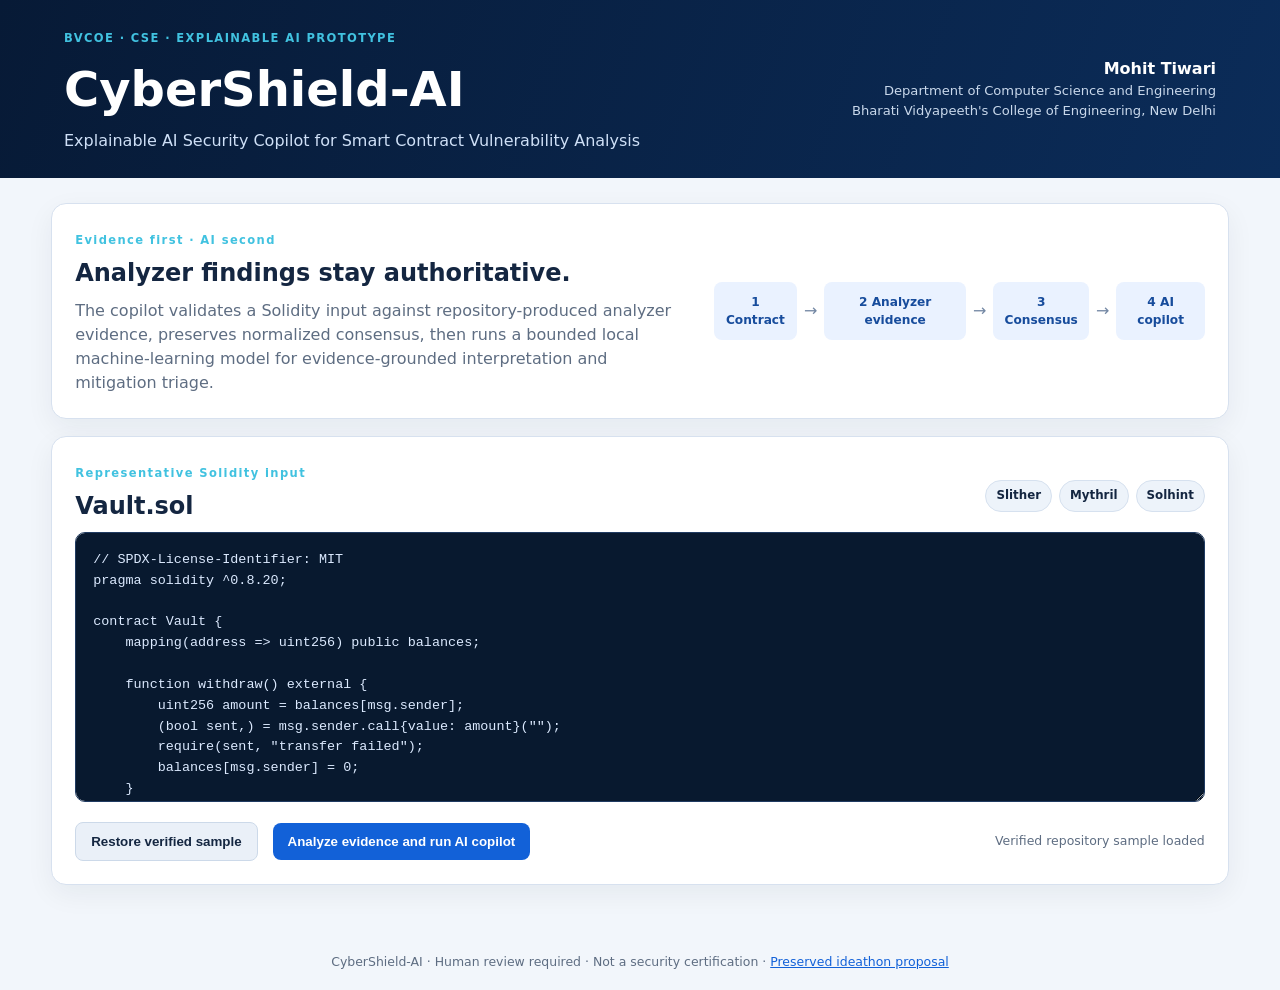
<file: index.html>
<!doctype html>
<html lang="en"><head><meta charset="utf-8"><meta name="viewport" content="width=device-width,initial-scale=1"><meta name="description" content="CyberShield-AI: evidence-grounded explainable AI security copilot for Solidity vulnerability analysis."><title>CyberShield-AI | Explainable Security Copilot</title><link rel="stylesheet" href="copilot.css"></head>
<body><header class="site-header"><div class="brand-block"><span class="kicker">BVCOE · CSE · EXPLAINABLE AI PROTOTYPE</span><h1>CyberShield-AI</h1><p>Explainable AI Security Copilot for Smart Contract Vulnerability Analysis</p></div><div class="owner"><strong>Mohit Tiwari</strong><span>Department of Computer Science and Engineering</span><span>Bharati Vidyapeeth's College of Engineering, New Delhi</span></div></header>
<main><section class="intro card"><div><span class="kicker">Evidence first · AI second</span><h2>Analyzer findings stay authoritative.</h2><p>The copilot validates a Solidity input against repository-produced analyzer evidence, preserves normalized consensus, then runs a bounded local machine-learning model for evidence-grounded interpretation and mitigation triage.</p></div><div class="flow"><span>1 Contract</span><i>→</i><span>2 Analyzer evidence</span><i>→</i><span>3 Consensus</span><i>→</i><span>4 AI copilot</span></div></section>
<section class="input-card card"><div class="section-head"><div><span class="kicker">Representative Solidity input</span><h2>Vault.sol</h2></div><div class="badges"><span>Slither</span><span>Mythril</span><span>Solhint</span></div></div><textarea id="source" spellcheck="false" aria-label="Solidity contract source"></textarea><div class="controls"><button id="load-sample" type="button" class="secondary">Restore verified sample</button><button id="analyze" type="button" class="primary">Analyze evidence and run AI copilot</button><span id="mode">Waiting for analysis</span></div></section>
<section id="results" hidden><section class="evidence-zone card" aria-labelledby="evidence-title"><div class="zone-title"><div><span class="label deterministic">DETERMINISTIC ANALYZER EVIDENCE</span><h2 id="evidence-title">Normalized findings and correlation</h2></div><span id="evidence-status" class="verified">HASH VERIFIED</span></div><div id="analyzer-summary" class="analyzer-summary"></div><div id="consensus" class="consensus-grid"></div><div class="authority-note"><strong>Authority rule:</strong> this section is immutable input to the copilot. AI inference cannot add, remove, change severity, or rewrite analyzer findings.</div></section>
<section class="ai-zone card" aria-labelledby="ai-title"><div class="zone-title"><div><span class="label ai">AI-GENERATED INTERPRETATION / GUIDANCE</span><h2 id="ai-title">Evidence-grounded security copilot</h2></div><span class="model-badge">Local ML · priority-model v1.0</span></div><div class="ai-grid"><article class="priority"><span>MODEL ACTION CLASS</span><strong id="priority"></strong><div id="probability"></div><p id="interpretation"></p></article><article><h3>Evidence that caused this recommendation</h3><div id="causes" class="causes"></div></article><article><h3>Mitigation guidance</h3><ol id="guidance"></ol></article><article><h3>Copilot scope</h3><p id="scope"></p></article></div></section>
<section class="audit-row card"><div><span>Evidence bundle</span><strong id="bundle-id"></strong></div><div><span>Model input digest</span><strong id="input-digest"></strong></div><div><span>Separation check</span><strong>Analyzer object unchanged ✓</strong></div><button id="download" type="button" class="secondary">Download audit JSON</button></section></section></main>
<footer>CyberShield-AI · Human review required · Not a security certification · <a href="ideathon-proposal.html">Preserved ideathon proposal</a></footer><script src="copilot-core.js"></script><script src="copilot-app.js"></script></body></html>
</file>
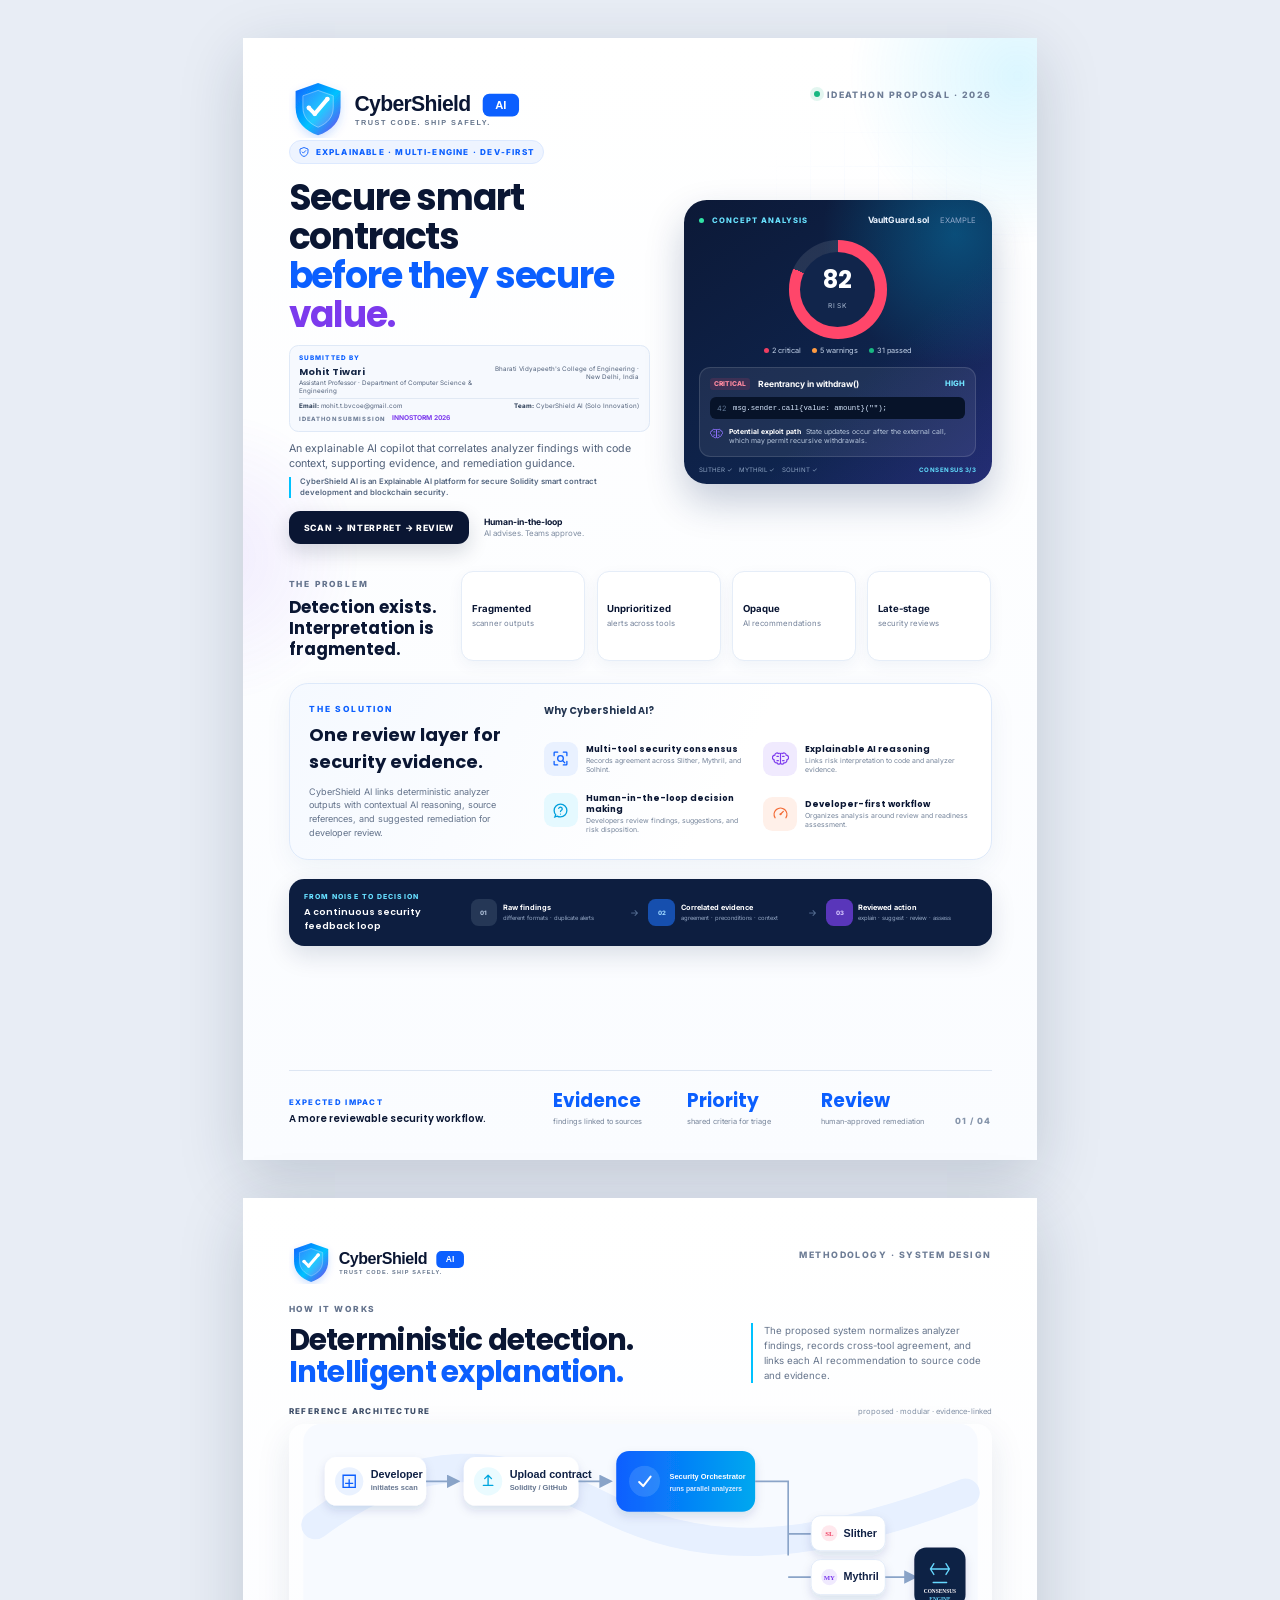
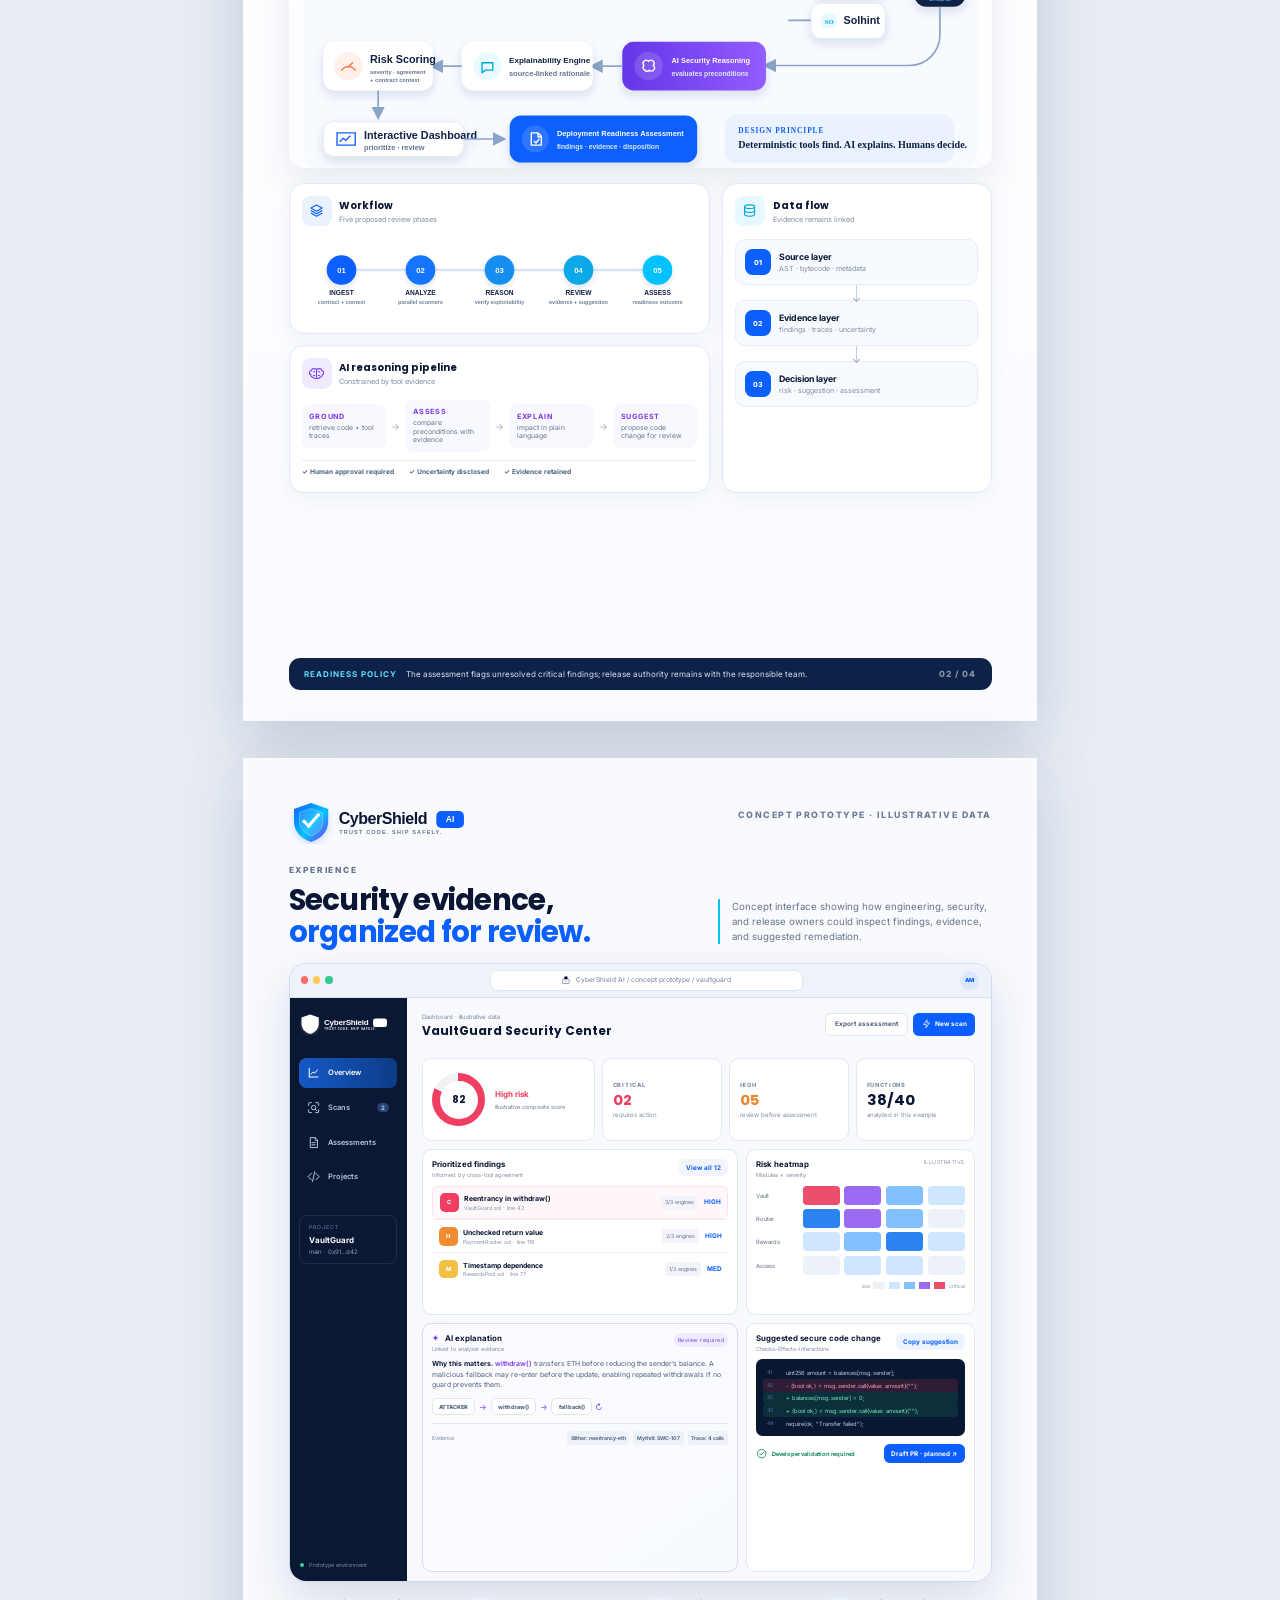
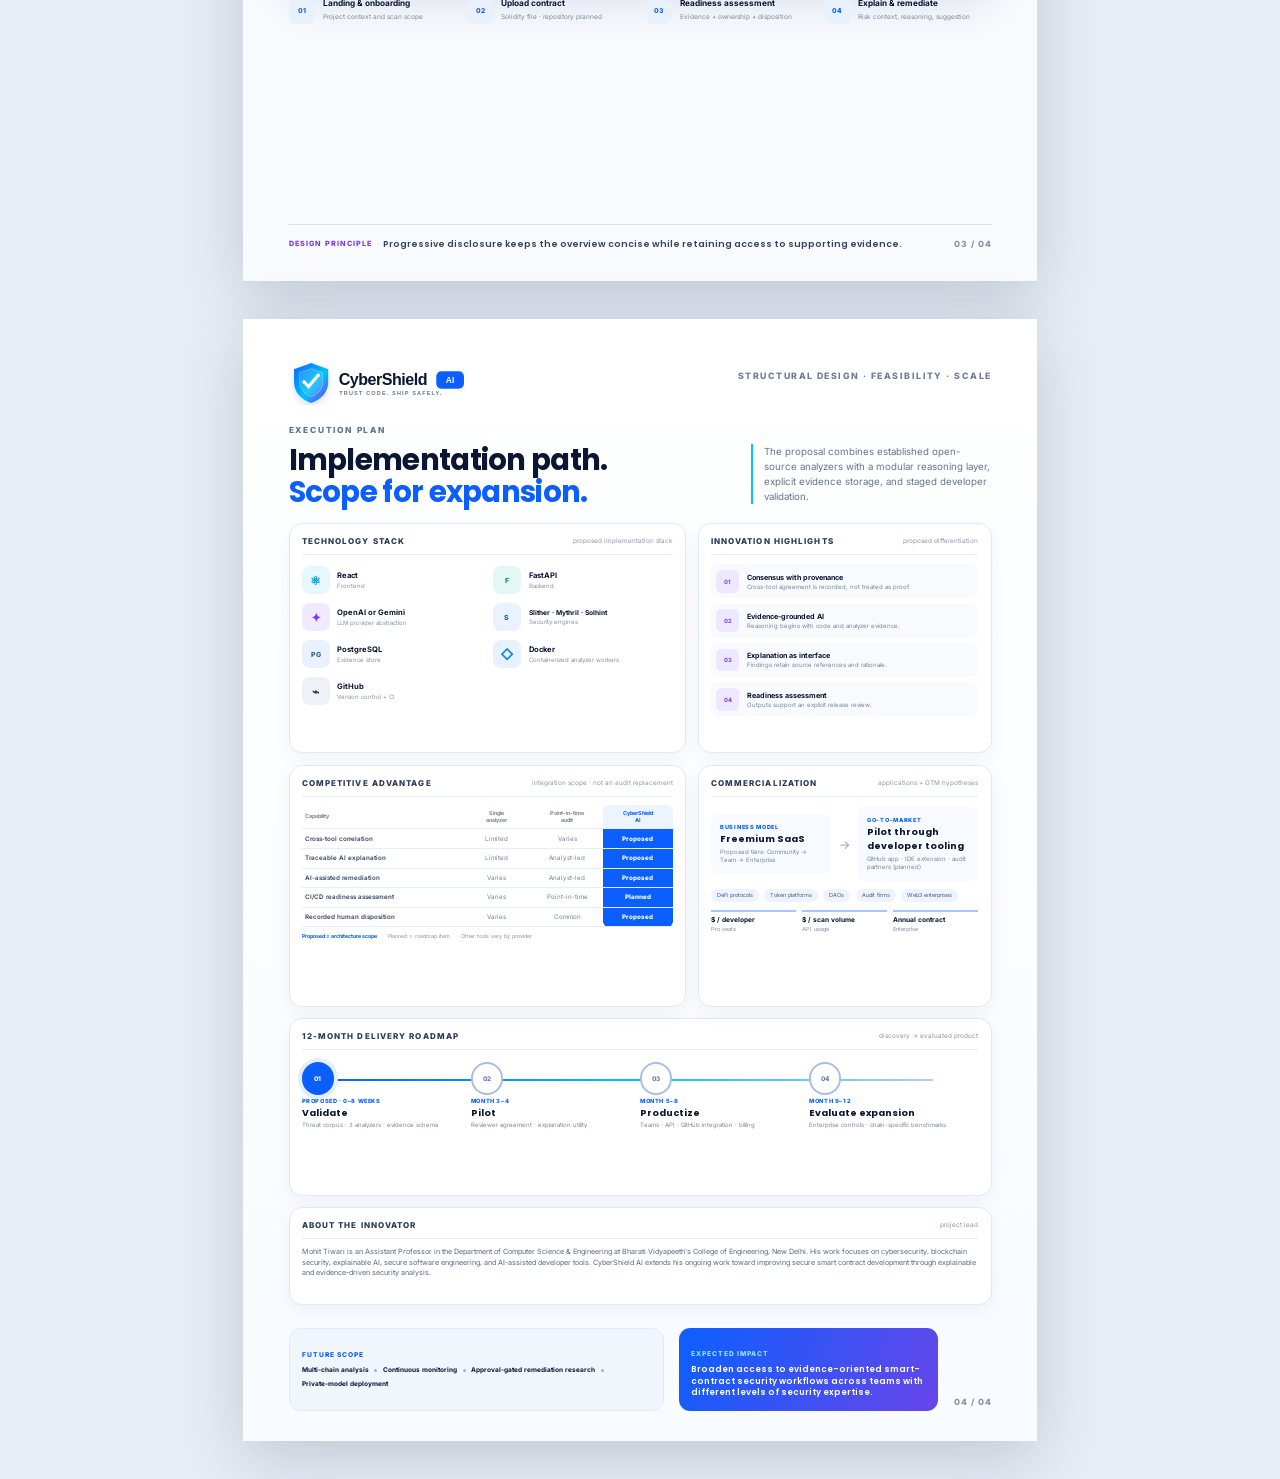
<file: ideathon-proposal.html>
<!doctype html>
<html lang="en">
<head>
  <meta charset="utf-8">
  <meta name="viewport" content="width=device-width,initial-scale=1">
  <meta name="description" content="CyberShield AI — Explainable AI Copilot for Smart Contract Security. International ideathon proposal.">
  <title>CyberShield AI — Preserved Ideathon Proposal</title>
  <link rel="stylesheet" href="styles.css">
</head>
<body>
  <main class="proposal" aria-label="CyberShield AI four-page ideathon proposal">

    <!-- PAGE 1 — TITLE & IDEA -->
    <section class="page page-one" aria-labelledby="p1-title">
      <div class="orb orb-one"></div><div class="orb orb-two"></div><div class="grid-glow"></div>
      <header class="page-header">
        <img class="brand" src="assets/logo.svg" alt="CyberShield AI">
        <div class="header-meta"><span class="live-dot"></span> IDEATHON PROPOSAL · 2026</div>
      </header>

      <div class="hero-grid">
        <div class="hero-copy">
          <div class="eyebrow"><svg><use href="assets/icons/icons.svg#shield"></use></svg> EXPLAINABLE · MULTI-ENGINE · DEV-FIRST</div>
          <h1 id="p1-title">Secure smart contracts<br><span>before they secure</span><span>value.</span></h1>
          <div class="submission-meta" aria-label="Submission details">
            <div class="submission-label">SUBMITTED BY</div>
            <div class="submission-name"><strong>Mohit Tiwari</strong><span>Assistant Professor · Department of Computer Science &amp; Engineering</span></div>
            <div class="submission-affiliation">Bharati Vidyapeeth's College of Engineering · New Delhi, India</div>
            <div class="submission-contact"><span><b>Email:</b> mohit.t.bvcoe@gmail.com</span><span><b>Team:</b> CyberShield AI (Solo Innovation)</span></div>
            <div class="submission-event"><span>IDEATHON SUBMISSION</span><b>INNOSTORM 2026</b></div>
          </div>
          <p class="hero-sub">An explainable AI copilot that correlates analyzer findings with code context, supporting evidence, and remediation guidance.</p>
          <p class="platform-statement">CyberShield AI is an Explainable AI platform for secure Solidity smart contract development and blockchain security.</p>
          <div class="hero-actions">
            <div class="primary-pill">SCAN → INTERPRET → REVIEW</div>
            <div class="trust-note"><strong>Human-in-the-loop</strong><span>AI advises. Teams approve.</span></div>
          </div>
        </div>

        <div class="hero-visual" aria-label="CyberShield concept security analysis preview">
          <div class="visual-top"><span><i></i> CONCEPT ANALYSIS</span><b>VaultGuard.sol</b><em>EXAMPLE</em></div>
          <div class="score-ring"><div><strong>82</strong><span>RISK</span></div></div>
          <div class="signal-row"><span><i class="critical"></i>2 critical</span><span><i class="warning"></i>5 warnings</span><span><i class="passed"></i>31 passed</span></div>
          <div class="finding-card">
            <div class="finding-line"><span>CRITICAL</span><b>Reentrancy in withdraw()</b><em>HIGH</em></div>
            <div class="code-mini"><i>42</i><code>msg.sender.call{value: amount}("");</code></div>
            <div class="reason-mini"><svg><use href="assets/icons/icons.svg#brain"></use></svg><p><b>Potential exploit path</b> State updates occur after the external call, which may permit recursive withdrawals.</p></div>
          </div>
          <div class="visual-footer"><span>SLITHER ✓</span><span>MYTHRIL ✓</span><span>SOLHINT ✓</span><b>CONSENSUS 3/3</b></div>
        </div>
      </div>

      <div class="problem-strip">
        <div class="problem-lead"><span class="section-kicker">THE PROBLEM</span><h2>Detection exists.<br>Interpretation is fragmented.</h2></div>
        <div class="pain-stat"><strong>Fragmented</strong><span>scanner outputs</span></div>
        <div class="pain-stat"><strong>Unprioritized</strong><span>alerts across tools</span></div>
        <div class="pain-stat"><strong>Opaque</strong><span>AI recommendations</span></div>
        <div class="pain-stat"><strong>Late-stage</strong><span>security reviews</span></div>
      </div>

      <div class="solution-block">
        <div class="solution-intro">
          <div class="section-kicker blue">THE SOLUTION</div>
          <h2>One review layer for security evidence.</h2>
          <p>CyberShield AI links deterministic analyzer outputs with contextual AI reasoning, source references, and suggested remediation for developer review.</p>
        </div>
        <div class="features-grid">
          <div class="why-heading">Why CyberShield AI?</div>
          <article><span class="feature-icon"><svg><use href="assets/icons/icons.svg#scan"></use></svg></span><h3>Multi-tool security consensus</h3><p>Records agreement across Slither, Mythril, and Solhint.</p></article>
          <article><span class="feature-icon violet"><svg><use href="assets/icons/icons.svg#brain"></use></svg></span><h3>Explainable AI reasoning</h3><p>Links risk interpretation to code and analyzer evidence.</p></article>
          <article><span class="feature-icon cyan"><svg><use href="assets/icons/icons.svg#explain"></use></svg></span><h3>Human-in-the-loop decision making</h3><p>Developers review findings, suggestions, and risk disposition.</p></article>
          <article><span class="feature-icon orange"><svg><use href="assets/icons/icons.svg#gauge"></use></svg></span><h3>Developer-first workflow</h3><p>Organizes analysis around review and readiness assessment.</p></article>
        </div>
      </div>

      <div class="decision-bridge" aria-label="CyberShield transformation from analyzer findings to deployment readiness assessment">
        <div class="bridge-label"><span>FROM NOISE TO DECISION</span><b>A continuous security feedback loop</b></div>
        <div class="bridge-step muted"><i>01</i><p><b>Raw findings</b><span>different formats · duplicate alerts</span></p></div><em>→</em>
        <div class="bridge-step blue"><i>02</i><p><b>Correlated evidence</b><span>agreement · preconditions · context</span></p></div><em>→</em>
        <div class="bridge-step violet"><i>03</i><p><b>Reviewed action</b><span>explain · suggest · review · assess</span></p></div>
      </div>

      <footer class="impact-footer">
        <div class="impact-label"><span>EXPECTED IMPACT</span><b>A more reviewable security workflow.</b></div>
        <div class="metric"><strong>Evidence</strong><span>findings linked to sources</span></div>
        <div class="metric"><strong>Priority</strong><span>shared criteria for triage</span></div>
        <div class="metric"><strong>Review</strong><span>human-approved remediation</span></div>
        <div class="page-no">01 / 04</div>
      </footer>
    </section>

    <!-- PAGE 2 — METHODOLOGY -->
    <section class="page page-two" aria-labelledby="p2-title">
      <header class="page-header compact">
        <img class="brand small" src="assets/logo.svg" alt="CyberShield AI">
        <div class="page-label">METHODOLOGY · SYSTEM DESIGN</div>
      </header>
      <div class="title-row">
        <div><span class="section-kicker">HOW IT WORKS</span><h2 id="p2-title">Deterministic detection.<br><span>Intelligent explanation.</span></h2></div>
        <p>The proposed system normalizes analyzer findings, records cross-tool agreement, and links each AI recommendation to source code and evidence.</p>
      </div>

      <div class="architecture-wrap">
        <div class="diagram-caption"><span>REFERENCE ARCHITECTURE</span><em>proposed · modular · evidence-linked</em></div>
        <img src="assets/architecture.svg" alt="CyberShield AI reference architecture">
      </div>

      <div class="methodology-grid">
        <article class="method-card workflow-card">
          <div class="card-heading"><span class="iconbox"><svg><use href="assets/icons/icons.svg#layers"></use></svg></span><div><b>Workflow</b><small>Five proposed review phases</small></div></div>
          <img src="assets/workflow.svg" alt="Five-stage workflow from contract ingestion to readiness assessment">
        </article>
        <article class="method-card data-card">
          <div class="card-heading"><span class="iconbox cyan"><svg><use href="assets/icons/icons.svg#database"></use></svg></span><div><b>Data flow</b><small>Evidence remains linked</small></div></div>
          <div class="flow-stack">
            <div><span>01</span><p><b>Source layer</b><small>AST · bytecode · metadata</small></p></div>
            <i></i>
            <div><span>02</span><p><b>Evidence layer</b><small>findings · traces · uncertainty</small></p></div>
            <i></i>
            <div><span>03</span><p><b>Decision layer</b><small>risk · suggestion · assessment</small></p></div>
          </div>
        </article>
        <article class="method-card ai-card">
          <div class="card-heading"><span class="iconbox violet"><svg><use href="assets/icons/icons.svg#brain"></use></svg></span><div><b>AI reasoning pipeline</b><small>Constrained by tool evidence</small></div></div>
          <div class="reason-chain">
            <div><b>GROUND</b><span>retrieve code + tool traces</span></div><i>→</i>
            <div><b>ASSESS</b><span>compare preconditions with evidence</span></div><i>→</i>
            <div><b>EXPLAIN</b><span>impact in plain language</span></div><i>→</i>
            <div><b>SUGGEST</b><span>propose code change for review</span></div>
          </div>
          <div class="guardrail-row"><span>✓ Human approval required</span><span>✓ Uncertainty disclosed</span><span>✓ Evidence retained</span></div>
        </article>
      </div>

      <div class="method-footer"><div><b>READINESS POLICY</b> The assessment flags unresolved critical findings; release authority remains with the responsible team.</div><span class="page-no">02 / 04</span></div>
    </section>

    <!-- PAGE 3 — PROTOTYPE -->
    <section class="page page-three" aria-labelledby="p3-title">
      <header class="page-header compact">
        <img class="brand small" src="assets/logo.svg" alt="CyberShield AI">
        <div class="page-label">CONCEPT PROTOTYPE · ILLUSTRATIVE DATA</div>
      </header>
      <div class="title-row prototype-title">
        <div><span class="section-kicker">EXPERIENCE</span><h2 id="p3-title">Security evidence,<br><span>organized for review.</span></h2></div>
        <p>Concept interface showing how engineering, security, and release owners could inspect findings, evidence, and suggested remediation.</p>
      </div>

      <div class="product-stage">
        <div class="browser-chrome"><div class="traffic"><i></i><i></i><i></i></div><div class="urlbar"><svg><use href="assets/icons/icons.svg#lock"></use></svg> CyberShield AI / concept prototype / vaultguard</div><div class="avatar">AM</div></div>
        <div class="product-shell">
          <aside class="sidebar">
            <img src="assets/logo.svg" alt="CyberShield AI">
            <nav><a class="active"><svg><use href="assets/icons/icons.svg#chart"></use></svg>Overview</a><a><svg><use href="assets/icons/icons.svg#scan"></use></svg>Scans <b>2</b></a><a><svg><use href="assets/icons/icons.svg#report"></use></svg>Assessments</a><a><svg><use href="assets/icons/icons.svg#code"></use></svg>Projects</a></nav>
            <div class="side-project"><span>PROJECT</span><b>VaultGuard</b><small>main · 0x91…d42</small></div>
            <div class="side-bottom"><span class="status-dot"></span> Prototype environment</div>
          </aside>
          <div class="app-main">
            <div class="app-top"><div><span>Dashboard · illustrative data</span><b>VaultGuard Security Center</b></div><div class="app-actions"><button class="ghost-btn">Export assessment</button><button class="scan-btn"><svg><use href="assets/icons/icons.svg#bolt"></use></svg> New scan</button></div></div>
            <div class="kpi-row">
              <div class="risk-kpi"><div class="mini-ring"><strong>82</strong></div><p><b>High risk</b><span>illustrative composite score</span></p></div>
              <div><span>CRITICAL</span><strong class="red">02</strong><small>requires action</small></div>
              <div><span>HIGH</span><strong class="amber">05</strong><small>review before assessment</small></div>
              <div><span>FUNCTIONS</span><strong>38/40</strong><small>analyzed in this example</small></div>
            </div>
            <div class="dashboard-grid">
              <section class="dash-card findings">
                <div class="dash-head"><div><b>Prioritized findings</b><span>Informed by cross-tool agreement</span></div><button>View all 12</button></div>
                <div class="finding-row selected"><span class="sev critical">C</span><div><b>Reentrancy in withdraw()</b><small>VaultGuard.sol · line 42</small></div><em>3/3 engines</em><strong>HIGH</strong></div>
                <div class="finding-row"><span class="sev high">H</span><div><b>Unchecked return value</b><small>PaymentRouter.sol · line 118</small></div><em>2/3 engines</em><strong>HIGH</strong></div>
                <div class="finding-row"><span class="sev medium">M</span><div><b>Timestamp dependence</b><small>RewardsPool.sol · line 77</small></div><em>1/3 engines</em><strong>MED</strong></div>
              </section>
              <section class="dash-card heatmap">
                <div class="dash-head"><div><b>Risk heatmap</b><span>Modules × severity</span></div><small>ILLUSTRATIVE</small></div>
                <div class="heat-labels"><span>Vault</span><i class="h5"></i><i class="h4"></i><i class="h2"></i><i class="h1"></i><span>Router</span><i class="h3"></i><i class="h4"></i><i class="h2"></i><i class="h0"></i><span>Rewards</span><i class="h1"></i><i class="h2"></i><i class="h3"></i><i class="h1"></i><span>Access</span><i class="h0"></i><i class="h1"></i><i class="h1"></i><i class="h0"></i></div>
                <div class="heat-legend"><span>low</span><i></i><i></i><i></i><i></i><i></i><span>critical</span></div>
              </section>
              <section class="dash-card ai-panel">
                <div class="dash-head"><div><b><span class="ai-spark">✦</span> AI explanation</b><span>Linked to analyzer evidence</span></div><small class="confidence">Review required</small></div>
                <p><strong>Why this matters.</strong> <code>withdraw()</code> transfers ETH before reducing the sender’s balance. A malicious fallback may re-enter before the update, enabling repeated withdrawals if no guard prevents them.</p>
                <div class="exploit-path"><span>ATTACKER</span><i>→</i><span>withdraw()</span><i>→</i><span>fallback()</span><i>↻</i></div>
                <div class="evidence"><span>Evidence</span><b>Slither: reentrancy-eth</b><b>Mythril: SWC-107</b><b>Trace: 4 calls</b></div>
              </section>
              <section class="dash-card code-panel">
                <div class="dash-head"><div><b>Suggested secure code change</b><span>Checks–Effects–Interactions</span></div><button class="copy">Copy suggestion</button></div>
                <div class="diff"><div><i>41</i><code>uint256 amount = balances[msg.sender];</code></div><div class="minus"><i>42</i><code>- (bool ok,) = msg.sender.call{value: amount}("");</code></div><div class="plus"><i>42</i><code>+ balances[msg.sender] = 0;</code></div><div class="plus"><i>43</i><code>+ (bool ok,) = msg.sender.call{value: amount}("");</code></div><div><i>44</i><code>require(ok, "Transfer failed");</code></div></div>
                <div class="recommend-footer"><span><svg><use href="assets/icons/icons.svg#check"></use></svg> Developer validation required</span><button>Draft PR · planned ↗</button></div>
              </section>
            </div>
          </div>
        </div>
      </div>

      <div class="prototype-captions">
        <div><span>01</span><b>Landing & onboarding</b><small>Project context and scan scope</small></div>
        <div><span>02</span><b>Upload contract</b><small>Solidity file · repository planned</small></div>
        <div><span>03</span><b>Readiness assessment</b><small>Evidence + ownership + disposition</small></div>
        <div><span>04</span><b>Explain & remediate</b><small>Risk context, reasoning, suggestion</small></div>
      </div>
      <div class="page-three-footer"><span>DESIGN PRINCIPLE</span><b>Progressive disclosure keeps the overview concise while retaining access to supporting evidence.</b><span class="page-no">03 / 04</span></div>
    </section>

    <!-- PAGE 4 — STRUCTURAL DESIGN & FEASIBILITY -->
    <section class="page page-four" aria-labelledby="p4-title">
      <header class="page-header compact">
        <img class="brand small" src="assets/logo.svg" alt="CyberShield AI">
        <div class="page-label">STRUCTURAL DESIGN · FEASIBILITY · SCALE</div>
      </header>
      <div class="title-row feasibility-title">
        <div><span class="section-kicker">EXECUTION PLAN</span><h2 id="p4-title">Implementation path.<br><span>Scope for expansion.</span></h2></div>
        <p>The proposal combines established open-source analyzers with a modular reasoning layer, explicit evidence storage, and staged developer validation.</p>
      </div>

      <div class="feasibility-grid">
        <section class="stack-card panel">
          <div class="panel-title"><span>TECHNOLOGY STACK</span><small>proposed implementation stack</small></div>
          <div class="stack-grid">
            <div><span class="tech-logo react">⚛</span><p><b>React</b><small>Frontend</small></p></div>
            <div><span class="tech-logo fast">F</span><p><b>FastAPI</b><small>Backend</small></p></div>
            <div><span class="tech-logo ai">✦</span><p><b>OpenAI or Gemini</b><small>LLM provider abstraction</small></p></div>
            <div><span class="tech-logo secure">S</span><p><b>Slither · Mythril · Solhint</b><small>Security engines</small></p></div>
            <div><span class="tech-logo db">PG</span><p><b>PostgreSQL</b><small>Evidence store</small></p></div>
            <div><span class="tech-logo docker">◇</span><p><b>Docker</b><small>Containerized analyzer workers</small></p></div>
            <div><span class="tech-logo git">⌁</span><p><b>GitHub</b><small>Version control + CI</small></p></div>
          </div>
        </section>

        <section class="innovation-card panel">
          <div class="panel-title"><span>INNOVATION HIGHLIGHTS</span><small>proposed differentiation</small></div>
          <div class="innovation-list">
            <div><b>01</b><p><strong>Consensus with provenance</strong><span>Cross-tool agreement is recorded, not treated as proof.</span></p></div>
            <div><b>02</b><p><strong>Evidence-grounded AI</strong><span>Reasoning begins with code and analyzer evidence.</span></p></div>
            <div><b>03</b><p><strong>Explanation as interface</strong><span>Findings retain source references and rationale.</span></p></div>
            <div><b>04</b><p><strong>Readiness assessment</strong><span>Outputs support an explicit release review.</span></p></div>
          </div>
        </section>

        <section class="comparison-card panel">
          <div class="panel-title"><span>COMPETITIVE ADVANTAGE</span><small>integration scope · not an audit replacement</small></div>
          <table>
            <thead><tr><th>Capability</th><th>Single<br>analyzer</th><th>Point-in-time<br>audit</th><th>CyberShield<br>AI</th></tr></thead>
            <tbody>
              <tr><td>Cross-tool correlation</td><td>Limited</td><td>Varies</td><td class="win">Proposed</td></tr>
              <tr><td>Traceable AI explanation</td><td>Limited</td><td>Analyst-led</td><td class="win">Proposed</td></tr>
              <tr><td>AI-assisted remediation</td><td>Varies</td><td>Analyst-led</td><td class="win">Proposed</td></tr>
              <tr><td>CI/CD readiness assessment</td><td>Varies</td><td>Point-in-time</td><td class="win">Planned</td></tr>
              <tr><td>Recorded human disposition</td><td>Varies</td><td>Common</td><td class="win">Proposed</td></tr>
            </tbody>
          </table>
          <div class="legend"><span>Proposed = architecture scope</span><span>Planned = roadmap item</span><span>Other tools vary by provider</span></div>
        </section>

        <section class="model-card panel">
          <div class="panel-title"><span>COMMERCIALIZATION</span><small>applications + GTM hypotheses</small></div>
          <div class="model-top"><div><span>BUSINESS MODEL</span><b>Freemium SaaS</b><small>Proposed tiers: Community → Team → Enterprise</small></div><div class="arr">→</div><div><span>GO-TO-MARKET</span><b>Pilot through developer tooling</b><small>GitHub app · IDE extension · audit partners (planned)</small></div></div>
          <div class="application-row"><span>DeFi protocols</span><span>Token platforms</span><span>DAOs</span><span>Audit firms</span><span>Web3 enterprises</span></div>
          <div class="revenue-row"><div><b>$ / developer</b><span>Pro seats</span></div><div><b>$ / scan volume</b><span>API usage</span></div><div><b>Annual contract</b><span>Enterprise</span></div></div>
        </section>
      </div>

      <section class="roadmap panel">
        <div class="panel-title"><span>12-MONTH DELIVERY ROADMAP</span><small>discovery → evaluated product</small></div>
        <div class="timeline">
          <div class="phase done"><i>01</i><p><span>PROPOSED · 0–8 WEEKS</span><b>Validate</b><small>Threat corpus · 3 analyzers · evidence schema</small></p></div>
          <div class="phase"><i>02</i><p><span>MONTH 3–4</span><b>Pilot</b><small>Reviewer agreement · explanation utility</small></p></div>
          <div class="phase"><i>03</i><p><span>MONTH 5–8</span><b>Productize</b><small>Teams · API · GitHub integration · billing</small></p></div>
          <div class="phase"><i>04</i><p><span>MONTH 9–12</span><b>Evaluate expansion</b><small>Enterprise controls · chain-specific benchmarks</small></p></div>
        </div>
      </section>

      <section class="innovator-card panel">
        <div class="panel-title"><span>ABOUT THE INNOVATOR</span><small>project lead</small></div>
        <p>Mohit Tiwari is an Assistant Professor in the Department of Computer Science &amp; Engineering at Bharati Vidyapeeth's College of Engineering, New Delhi. His work focuses on cybersecurity, blockchain security, explainable AI, secure software engineering, and AI-assisted developer tools. CyberShield AI extends his ongoing work toward improving secure smart contract development through explainable and evidence-driven security analysis.</p>
      </section>

      <div class="future-impact">
        <div class="future"><span>FUTURE SCOPE</span><p><b>Multi-chain analysis</b><i></i><b>Continuous monitoring</b><i></i><b>Approval-gated remediation research</b><i></i><b>Private-model deployment</b></p></div>
        <div class="north-star"><span>EXPECTED IMPACT</span><strong>Broaden access to evidence-oriented smart-contract security workflows across teams with different levels of security expertise.</strong></div>
        <span class="page-no">04 / 04</span>
      </div>
    </section>
  </main>
</body>
</html>
</file>
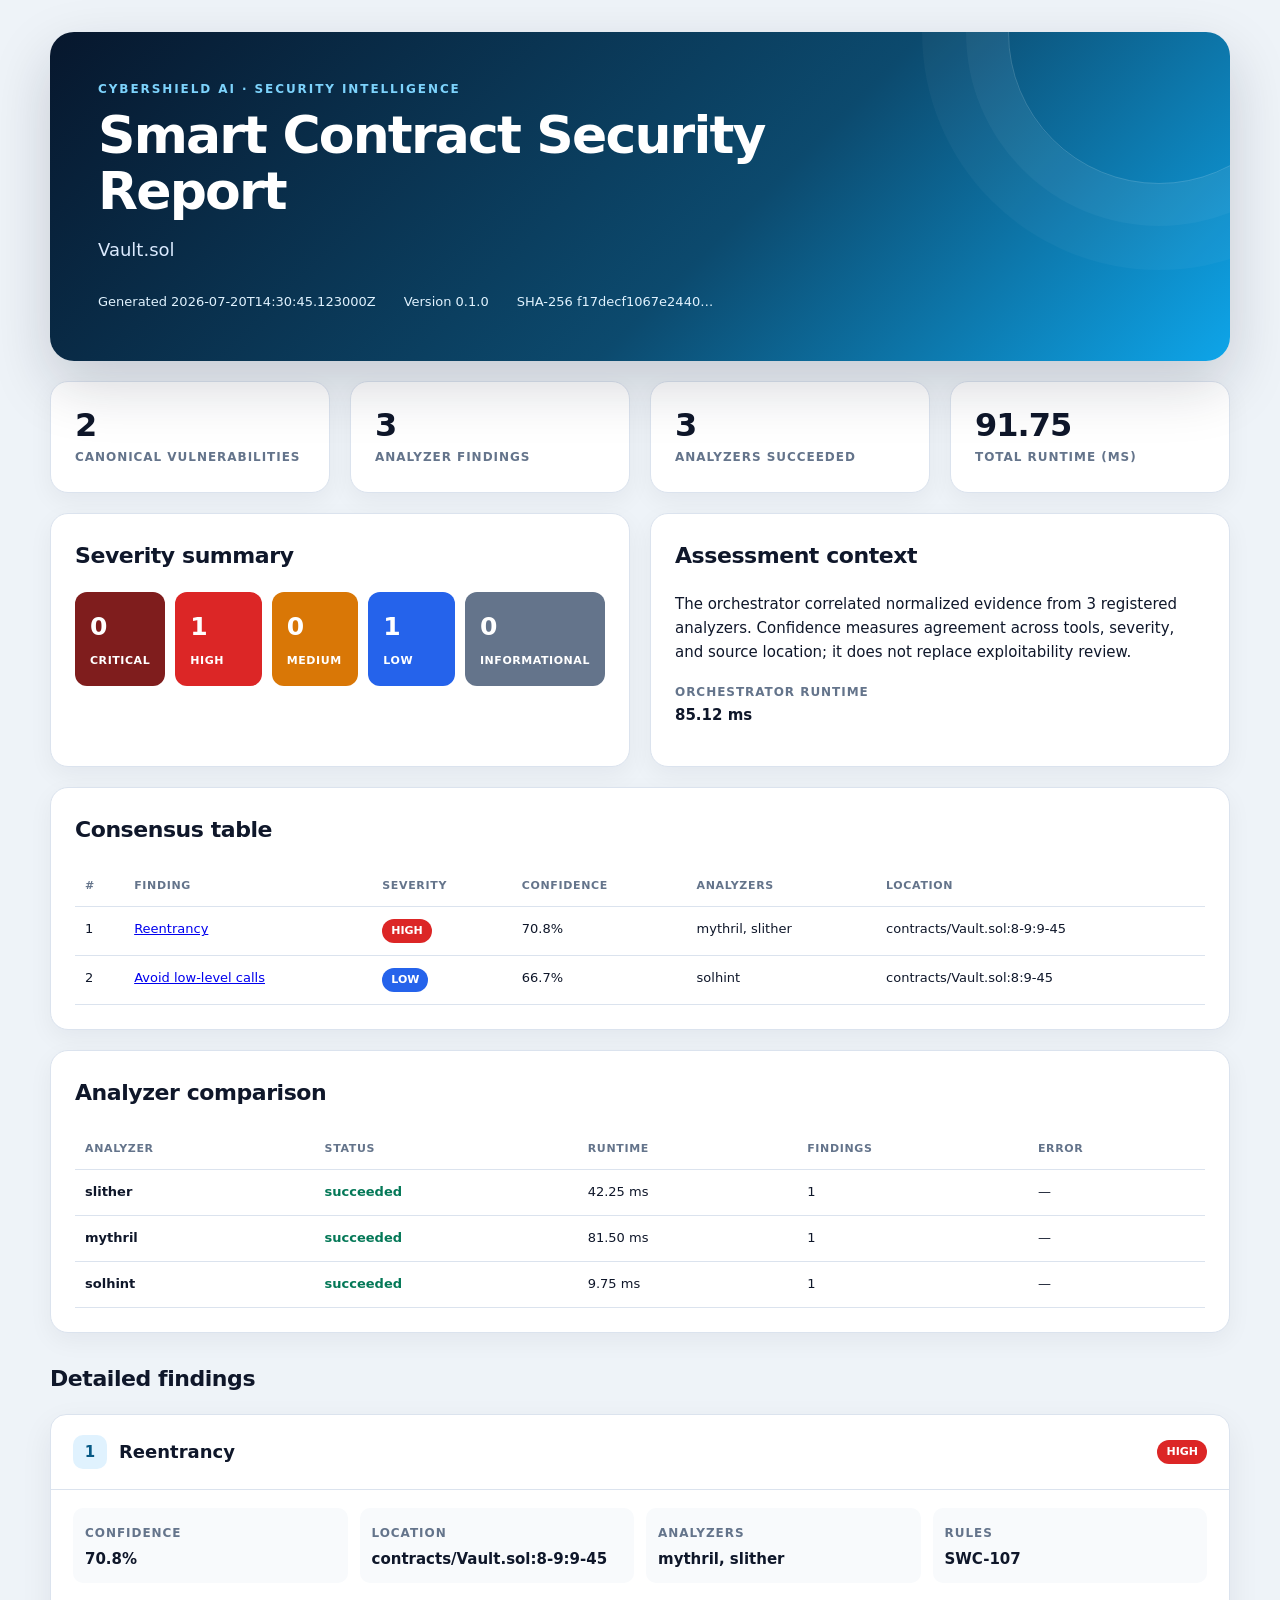
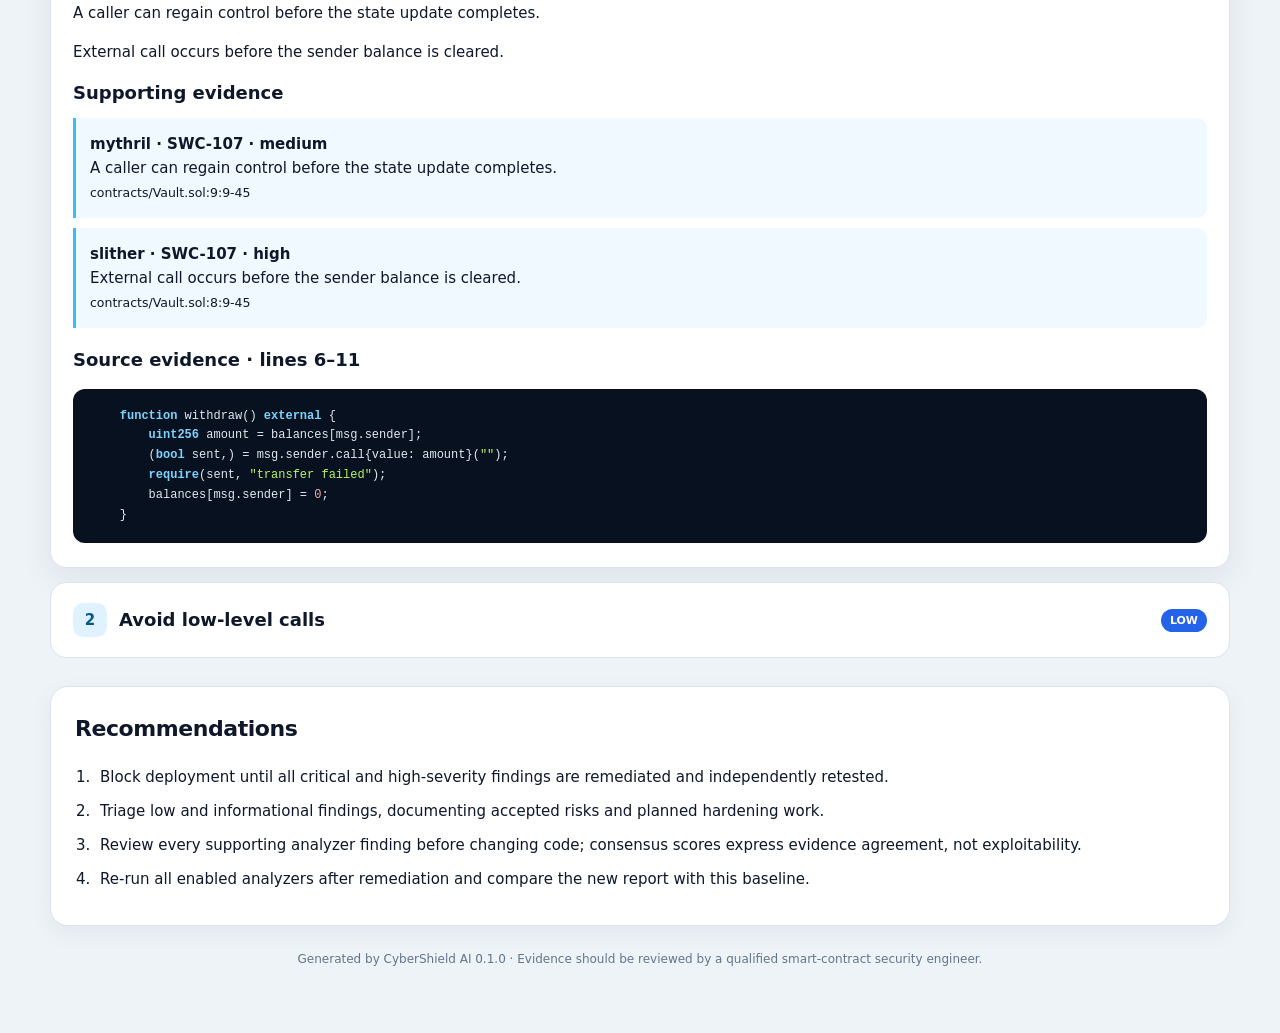
<file: examples/reports/sample-report.html>
<!doctype html>
<html lang="en">
<head>
  <meta charset="utf-8">
  <meta name="viewport" content="width=device-width, initial-scale=1">
  <meta name="color-scheme" content="light">
  <title>CyberShield AI Security Report — Vault.sol</title>
  <style>
    :root { --ink:#0f172a; --muted:#64748b; --line:#dbe3ee; --surface:#f8fafc; --brand:#0284c7; --brand-dark:#075985; }
    * { box-sizing:border-box; }
    body { margin:0; color:var(--ink); background:#eef3f8; font:15px/1.6 Inter,ui-sans-serif,system-ui,-apple-system,BlinkMacSystemFont,"Segoe UI",sans-serif; }
    .shell { width:min(1180px,calc(100% - 32px)); margin:32px auto 64px; }
    .hero { position:relative; overflow:hidden; padding:48px; border-radius:24px; color:white; background:linear-gradient(135deg,#07172d,#0c4a6e 58%,#0ea5e9); box-shadow:0 24px 60px rgba(15,23,42,.18); }
    .hero::after { content:""; position:absolute; width:300px; height:300px; right:-80px; top:-150px; border:1px solid rgba(255,255,255,.18); border-radius:50%; box-shadow:0 0 0 42px rgba(255,255,255,.04),0 0 0 86px rgba(255,255,255,.03); }
    .eyebrow { margin:0 0 8px; color:#7dd3fc; font-size:12px; font-weight:800; letter-spacing:.16em; text-transform:uppercase; }
    h1 { max-width:760px; margin:0; font-size:clamp(30px,5vw,52px); line-height:1.08; letter-spacing:-.035em; }
    .contract { margin:16px 0 28px; color:#dbeafe; font-size:18px; }
    .meta { display:flex; flex-wrap:wrap; gap:12px 28px; color:#e0f2fe; font-size:13px; }
    .grid { display:grid; grid-template-columns:repeat(12,1fr); gap:20px; margin-top:20px; }
    .card { padding:24px; border:1px solid var(--line); border-radius:18px; background:white; box-shadow:0 8px 24px rgba(15,23,42,.05); }
    .metric { grid-column:span 3; }
    .metric strong { display:block; font-size:32px; line-height:1.2; letter-spacing:-.03em; }
    .metric span,.label { color:var(--muted); font-size:12px; font-weight:750; letter-spacing:.08em; text-transform:uppercase; }
    .wide { grid-column:span 12; }
    .half { grid-column:span 6; }
    h2 { margin:0 0 18px; font-size:22px; letter-spacing:-.02em; }
    h3 { margin:0; font-size:18px; }
    table { width:100%; border-collapse:collapse; font-size:13px; }
    th,td { padding:12px 10px; border-bottom:1px solid var(--line); text-align:left; vertical-align:top; }
    th { color:var(--muted); font-size:11px; letter-spacing:.06em; text-transform:uppercase; }
    .severity-grid { display:grid; grid-template-columns:repeat(5,1fr); gap:10px; }
    .severity-box { padding:15px; border-radius:12px; color:white; }
    .severity-box strong { display:block; font-size:25px; }
    .severity-box span { font-size:11px; font-weight:800; letter-spacing:.05em; text-transform:uppercase; }
    .pill { display:inline-flex; align-items:center; padding:3px 9px; border-radius:999px; color:white; font-size:11px; font-weight:800; text-transform:uppercase; }
    .status { font-weight:750; }
    .status-succeeded { color:#047857; } .status-failed { color:#b91c1c; } .status-disabled { color:#64748b; }
    details.finding { margin:14px 0; border:1px solid var(--line); border-radius:16px; background:white; overflow:hidden; }
    details.finding[open] { box-shadow:0 12px 32px rgba(15,23,42,.07); }
    summary { display:grid; grid-template-columns:1fr auto; gap:16px; align-items:center; padding:20px 22px; cursor:pointer; list-style:none; }
    summary::-webkit-details-marker { display:none; }
    .finding-head { display:flex; align-items:center; gap:12px; }
    .finding-number { display:grid; width:34px; height:34px; place-items:center; border-radius:10px; color:var(--brand-dark); background:#e0f2fe; font-weight:850; }
    .finding-body { padding:0 22px 24px; border-top:1px solid var(--line); }
    .fact-grid { display:grid; grid-template-columns:repeat(4,1fr); gap:12px; margin:18px 0; }
    .fact { padding:12px; border-radius:10px; background:var(--surface); }
    .fact b { display:block; margin-top:3px; overflow-wrap:anywhere; }
    .evidence { margin-top:10px; padding:14px; border-left:3px solid #38bdf8; background:#f0f9ff; border-radius:0 10px 10px 0; }
    pre { overflow:auto; margin:14px 0 0; padding:18px; border-radius:12px; color:#e2e8f0; background:#07111f; font:12px/1.65 "SFMono-Regular",Consolas,monospace; tab-size:2; }
    .tok-keyword { color:#7dd3fc; font-weight:700; } .tok-string { color:#bef264; } .tok-number { color:#fda4af; } .tok-comment { color:#94a3b8; font-style:italic; }
    .recommendations { margin:0; padding-left:20px; } .recommendations li { margin:10px 0; padding-left:5px; }
    footer { margin-top:24px; color:var(--muted); text-align:center; font-size:12px; }
    @media (max-width:850px) { .metric,.half { grid-column:span 6; } .fact-grid { grid-template-columns:repeat(2,1fr); } .severity-grid { grid-template-columns:repeat(2,1fr); } .hero { padding:34px 26px; } }
    @media (max-width:560px) { .shell { width:min(100% - 20px,1180px); margin-top:10px; } .metric,.half { grid-column:span 12; } .fact-grid { grid-template-columns:1fr; } summary { grid-template-columns:1fr; } .card { padding:18px; } }
    @media print { body { background:white; } .shell { width:100%; margin:0; } .hero,.card,details.finding { box-shadow:none; } details.finding > .finding-body { display:block; } }
  </style>
</head>
<body>
  <main class="shell">
    <header class="hero">
      <p class="eyebrow">CyberShield AI · Security Intelligence</p>
      <h1>Smart Contract Security Report</h1>
      <p class="contract">Vault.sol</p>
      <div class="meta">
        <span>Generated 2026-07-20T14:30:45.123000Z</span>
        <span>Version 0.1.0</span>
        <span>SHA-256 f17decf1067e2440…</span>
      </div>
    </header>

    <section class="grid" aria-label="Executive summary">
      <article class="card metric"><strong>2</strong><span>Canonical vulnerabilities</span></article>
      <article class="card metric"><strong>3</strong><span>Analyzer findings</span></article>
      <article class="card metric"><strong>3</strong><span>Analyzers succeeded</span></article>
      <article class="card metric"><strong>91.75</strong><span>Total runtime (ms)</span></article>

      <article class="card half">
        <h2>Severity summary</h2>
        <div class="severity-grid">
          
          <div class="severity-box" style="background:#7F1D1D">
            <strong>0</strong><span>critical</span>
          </div>
          
          <div class="severity-box" style="background:#DC2626">
            <strong>1</strong><span>high</span>
          </div>
          
          <div class="severity-box" style="background:#D97706">
            <strong>0</strong><span>medium</span>
          </div>
          
          <div class="severity-box" style="background:#2563EB">
            <strong>1</strong><span>low</span>
          </div>
          
          <div class="severity-box" style="background:#64748B">
            <strong>0</strong><span>informational</span>
          </div>
          
        </div>
      </article>

      <article class="card half">
        <h2>Assessment context</h2>
        <p>The orchestrator correlated normalized evidence from 3 registered analyzers. Confidence measures agreement across tools, severity, and source location; it does not replace exploitability review.</p>
        <p><span class="label">Orchestrator runtime</span><br><b>85.12 ms</b></p>
      </article>

      <article class="card wide">
        <h2>Consensus table</h2>
        <div style="overflow:auto">
          <table>
            <thead><tr><th>#</th><th>Finding</th><th>Severity</th><th>Confidence</th><th>Analyzers</th><th>Location</th></tr></thead>
            <tbody>
              
              <tr>
                <td>1</td><td><a href="#finding-1">Reentrancy</a></td>
                <td><span class="pill" style="background:#DC2626">high</span></td>
                <td>70.8%</td><td>mythril, slither</td><td>contracts/Vault.sol:8-9:9-45</td>
              </tr>
              
              <tr>
                <td>2</td><td><a href="#finding-2">Avoid low-level calls</a></td>
                <td><span class="pill" style="background:#2563EB">low</span></td>
                <td>66.7%</td><td>solhint</td><td>contracts/Vault.sol:8:9-45</td>
              </tr>
              
            </tbody>
          </table>
        </div>
      </article>

      <article class="card wide">
        <h2>Analyzer comparison</h2>
        <div style="overflow:auto">
          <table>
            <thead><tr><th>Analyzer</th><th>Status</th><th>Runtime</th><th>Findings</th><th>Error</th></tr></thead>
            <tbody><tr>
              <td><b>slither</b></td><td class="status status-succeeded">succeeded</td>
              <td>42.25 ms</td><td>1</td>
              <td>—</td>
            </tr><tr>
              <td><b>mythril</b></td><td class="status status-succeeded">succeeded</td>
              <td>81.50 ms</td><td>1</td>
              <td>—</td>
            </tr><tr>
              <td><b>solhint</b></td><td class="status status-succeeded">succeeded</td>
              <td>9.75 ms</td><td>1</td>
              <td>—</td>
            </tr></tbody>
          </table>
        </div>
      </article>
    </section>

    <section style="margin-top:28px" aria-labelledby="details-heading">
      <h2 id="details-heading">Detailed findings</h2>
      
      <details class="finding" id="finding-1" open>
        <summary>
          <div class="finding-head"><span class="finding-number">1</span><h3>Reentrancy</h3></div>
          <span class="pill" style="background:#DC2626">high</span>
        </summary>
        <div class="finding-body">
          <div class="fact-grid">
            <div class="fact"><span class="label">Confidence</span><b>70.8%</b></div>
            <div class="fact"><span class="label">Location</span><b>contracts/Vault.sol:8-9:9-45</b></div>
            <div class="fact"><span class="label">Analyzers</span><b>mythril, slither</b></div>
            <div class="fact"><span class="label">Rules</span><b>SWC-107</b></div>
          </div>
          <p>A caller can regain control before the state update completes.</p><p>External call occurs before the sender balance is cleared.</p>
          <h3>Supporting evidence</h3>
          
          <div class="evidence"><b>mythril · SWC-107 · medium</b><br>A caller can regain control before the state update completes.<br><small>contracts/Vault.sol:9:9-45</small></div>
          
          <div class="evidence"><b>slither · SWC-107 · high</b><br>External call occurs before the sender balance is cleared.<br><small>contracts/Vault.sol:8:9-45</small></div>
          
          
          <h3 style="margin-top:18px">Source evidence · lines 6–11</h3>
          <pre><code class="language-solidity">    <span class="tok-keyword">function</span> withdraw() <span class="tok-keyword">external</span> {
        <span class="tok-keyword">uint256</span> amount = balances[msg.sender];
        (<span class="tok-keyword">bool</span> sent,) = msg.sender.call{value: amount}(<span class="tok-string">&quot;&quot;</span>);
        <span class="tok-keyword">require</span>(sent, <span class="tok-string">&quot;transfer failed&quot;</span>);
        balances[msg.sender] = <span class="tok-number">0</span>;
    }</code></pre>
          
        </div>
      </details>
      
      <details class="finding" id="finding-2">
        <summary>
          <div class="finding-head"><span class="finding-number">2</span><h3>Avoid low-level calls</h3></div>
          <span class="pill" style="background:#2563EB">low</span>
        </summary>
        <div class="finding-body">
          <div class="fact-grid">
            <div class="fact"><span class="label">Confidence</span><b>66.7%</b></div>
            <div class="fact"><span class="label">Location</span><b>contracts/Vault.sol:8:9-45</b></div>
            <div class="fact"><span class="label">Analyzers</span><b>solhint</b></div>
            <div class="fact"><span class="label">Rules</span><b>avoid-low-level-calls</b></div>
          </div>
          <p>Low-level call usage requires explicit defensive handling.</p>
          <h3>Supporting evidence</h3>
          
          <div class="evidence"><b>solhint · avoid-low-level-calls · low</b><br>Low-level call usage requires explicit defensive handling.<br><small>contracts/Vault.sol:8:9-45</small></div>
          
          
          <h3 style="margin-top:18px">Source evidence · lines 6–10</h3>
          <pre><code class="language-solidity">    <span class="tok-keyword">function</span> withdraw() <span class="tok-keyword">external</span> {
        <span class="tok-keyword">uint256</span> amount = balances[msg.sender];
        (<span class="tok-keyword">bool</span> sent,) = msg.sender.call{value: amount}(<span class="tok-string">&quot;&quot;</span>);
        <span class="tok-keyword">require</span>(sent, <span class="tok-string">&quot;transfer failed&quot;</span>);
        balances[msg.sender] = <span class="tok-number">0</span>;</code></pre>
          
        </div>
      </details>
      
    </section>

    <section class="card" style="margin-top:28px">
      <h2>Recommendations</h2>
      <ol class="recommendations"><li>Block deployment until all critical and high-severity findings are remediated and independently retested.</li><li>Triage low and informational findings, documenting accepted risks and planned hardening work.</li><li>Review every supporting analyzer finding before changing code; consensus scores express evidence agreement, not exploitability.</li><li>Re-run all enabled analyzers after remediation and compare the new report with this baseline.</li></ol>
    </section>
    <footer>Generated by CyberShield AI 0.1.0 · Evidence should be reviewed by a qualified smart-contract security engineer.</footer>
  </main>
</body>
</html>
</file>
<file: copilot.css>
:root{--navy:#071a36;--ink:#142641;--muted:#5e6d82;--line:#d7e1ef;--soft:#f2f6fb;--blue:#1261d8;--violet:#6941c6;--red:#c9364f;--amber:#b75d00;--green:#087a5b}*{box-sizing:border-box}body{margin:0;background:var(--soft);color:var(--ink);font-family:Inter,ui-sans-serif,system-ui,-apple-system,"Segoe UI",sans-serif;line-height:1.5}.site-header{background:linear-gradient(110deg,#071a36,#0b2c59);color:#fff;padding:25px max(5vw,25px);display:flex;justify-content:space-between;align-items:center;gap:30px}.site-header h1{margin:4px 0;font-size:clamp(2rem,4vw,3rem)}.site-header p{margin:0;color:#cfe0f7}.kicker{font-size:.72rem;letter-spacing:.12em;font-weight:850;color:#41c2e0}.owner{display:flex;flex-direction:column;text-align:right;color:#c9d8eb;font-size:.82rem}.owner strong{color:#fff;font-size:1rem}main{width:min(1220px,92vw);margin:25px auto 50px;display:grid;gap:17px}.card{background:#fff;border:1px solid var(--line);border-radius:15px;box-shadow:0 9px 28px rgba(7,26,54,.06);padding:23px}.intro{display:grid;grid-template-columns:1.25fr 1fr;gap:25px;align-items:center}.intro h2,.section-head h2,.zone-title h2{margin:4px 0 8px}.intro p{margin:0;color:var(--muted)}.flow{display:flex;align-items:center;gap:7px;justify-content:flex-end}.flow span{background:#eaf2ff;color:#174c9c;border-radius:8px;padding:11px 10px;font-weight:800;font-size:.76rem;text-align:center}.flow i{font-style:normal;color:#7488a4}.section-head,.zone-title,.controls,.audit-row{display:flex;align-items:center;justify-content:space-between;gap:15px}.badges{display:flex;gap:7px}.badges span{background:#edf3fa;border:1px solid #d6e1ef;border-radius:999px;padding:6px 10px;font-size:.74rem;font-weight:800}textarea{width:100%;min-height:270px;background:#08192f;color:#dceaff;border:1px solid #203b62;border-radius:10px;padding:17px;font:500 .84rem/1.55 ui-monospace,SFMono-Regular,Consolas,monospace;resize:vertical}.controls{justify-content:flex-start;margin-top:13px}.controls span{margin-left:auto;color:var(--muted);font-size:.78rem}.primary,.secondary{border:0;border-radius:8px;padding:11px 15px;font-weight:800;cursor:pointer}.primary{background:var(--blue);color:#fff}.secondary{background:#eaf0f8;color:var(--ink);border:1px solid #ccd9e9}.evidence-zone{border-top:5px solid var(--blue)}.ai-zone{border-top:5px solid var(--violet);margin-top:17px}.label{display:inline-block;font-size:.68rem;letter-spacing:.1em;font-weight:900;padding:5px 8px;border-radius:5px}.label.deterministic{color:#0b4fae;background:#e8f1ff}.label.ai{color:#5c35ba;background:#f0eaff}.verified,.model-badge{border-radius:999px;padding:8px 11px;font-size:.72rem;font-weight:850}.verified{background:#e5f7f0;color:var(--green)}.model-badge{background:#f0eaff;color:var(--violet)}.analyzer-summary{display:grid;grid-template-columns:repeat(3,1fr);gap:10px;margin:18px 0}.analyzer-summary article{border:1px solid var(--line);border-radius:9px;padding:12px}.analyzer-summary span,.priority>span,.audit-row span{display:block;color:var(--muted);font-size:.68rem;letter-spacing:.06em;font-weight:800}.analyzer-summary strong{display:block;font-size:1.25rem;margin:4px 0}.analyzer-summary small{color:var(--green);font-weight:750}.consensus-grid{display:grid;grid-template-columns:1.25fr .75fr;gap:12px}.finding{border:1px solid #f0c8cf;background:#fff8f9;border-radius:10px;padding:15px}.finding.low{border-color:#f1d5b7;background:#fffaf3}.finding-head{display:flex;justify-content:space-between;gap:10px}.finding-head h3{margin:0}.severity{background:var(--red);color:#fff;border-radius:5px;padding:5px 8px;font-size:.7rem;font-weight:900}.finding.low .severity{background:var(--amber)}.metrics{display:flex;gap:8px;flex-wrap:wrap;margin:9px 0}.metrics span,.source-chip{background:#fff;border:1px solid var(--line);border-radius:6px;padding:5px 7px;font-size:.72rem;font-weight:750}.finding p{margin:8px 0;color:#455873}.sources{display:flex;gap:6px;flex-wrap:wrap}.authority-note{margin-top:13px;background:#edf5ff;border-left:4px solid var(--blue);padding:12px;color:#40536e;font-size:.83rem}.ai-grid{display:grid;grid-template-columns:1fr 1fr;gap:11px;margin-top:18px}.ai-grid article{border:1px solid #ded8ef;background:#fcfbff;border-radius:10px;padding:15px}.ai-grid h3{margin:0 0 9px;font-size:1rem}.priority strong{display:block;font-size:2rem;color:var(--red);margin:4px 0}.probbar{height:8px;background:#e9e4f5;border-radius:999px;overflow:hidden;margin:7px 0}.probbar i{display:block;height:100%;background:var(--violet)}.priority p,.ai-grid article p{color:#46566f}.causes{display:grid;gap:7px}.cause{display:grid;grid-template-columns:1fr auto;gap:8px;align-items:center}.cause span{font-size:.82rem}.cause b{color:var(--violet);font-size:.78rem}.cause em{grid-column:1/3;height:5px;background:#eeeaf7;border-radius:999px;overflow:hidden}.cause em i{display:block;height:100%;background:var(--violet)}ol{margin:0;padding-left:20px}li+li{margin-top:7px}.audit-row{margin-top:17px;flex-wrap:wrap}.audit-row>div{min-width:180px}.audit-row strong{font-size:.76rem;overflow-wrap:anywhere}.audit-row button{margin-left:auto}footer{text-align:center;color:var(--muted);padding:18px;font-size:.78rem}footer a{color:var(--blue)}@media(max-width:850px){.site-header,.intro,.consensus-grid,.ai-grid{grid-template-columns:1fr;display:grid}.owner{text-align:left}.flow{justify-content:flex-start;flex-wrap:wrap}.analyzer-summary{grid-template-columns:1fr}.zone-title,.section-head{align-items:flex-start;flex-direction:column}.controls{flex-wrap:wrap}.controls span{margin-left:0}.audit-row button{margin-left:0}}@media(max-width:520px){.badges{flex-wrap:wrap}.flow i{display:none}.flow span{width:100%}}
</file>
<file: styles.css>
@font-face{font-family:Inter;src:url('assets/fonts/Inter-Regular.ttf') format('truetype');font-weight:400;font-style:normal;font-display:swap}
@font-face{font-family:Inter;src:url('assets/fonts/Inter-SemiBold.ttf') format('truetype');font-weight:600;font-style:normal;font-display:swap}
@font-face{font-family:Inter;src:url('assets/fonts/Inter-Bold.ttf') format('truetype');font-weight:700;font-style:normal;font-display:swap}
@font-face{font-family:Inter;src:url('assets/fonts/Inter-ExtraBold.ttf') format('truetype');font-weight:800;font-style:normal;font-display:swap}
@font-face{font-family:Poppins;src:url('assets/fonts/Poppins-Medium.ttf') format('truetype');font-weight:500;font-style:normal;font-display:swap}
@font-face{font-family:Poppins;src:url('assets/fonts/Poppins-SemiBold.ttf') format('truetype');font-weight:600;font-style:normal;font-display:swap}
@font-face{font-family:Poppins;src:url('assets/fonts/Poppins-Bold.ttf') format('truetype');font-weight:700;font-style:normal;font-display:swap}
@font-face{font-family:Poppins;src:url('assets/fonts/Poppins-ExtraBold.ttf') format('truetype');font-weight:800;font-style:normal;font-display:swap}

:root{--blue:#0B5FFF;--cyan:#00C2FF;--violet:#7C3AED;--ink:#0A1633;--navy:#102044;--muted:#65758F;--line:#DCE7F5;--soft:#F4F8FD;--red:#EF3E61;--amber:#FF9B42;--green:#18B781;--shadow:0 12px 34px rgba(25,54,101,.10)}
*{box-sizing:border-box}
html,body{margin:0;padding:0;background:#E8EDF5;color:var(--ink);font-family:Inter,Arial,sans-serif;-webkit-print-color-adjust:exact;print-color-adjust:exact}
body{min-width:210mm}
.proposal{width:210mm;margin:0 auto}
.page{position:relative;width:210mm;height:297mm;overflow:hidden;background:#fff;padding:11mm 12mm 9mm;page-break-after:always;break-after:page}
.page:last-child{page-break-after:auto;break-after:auto}
h1,h2,h3,p{margin:0}
h1,h2,h3{font-family:Poppins,Arial,sans-serif}
svg{display:block}
.page-header{height:14mm;display:flex;align-items:flex-start;justify-content:space-between;position:relative;z-index:2}
.brand{width:63mm;height:auto}.brand.small{width:48mm}
.header-meta,.page-label{display:flex;align-items:center;gap:7px;font-size:6.6pt;font-weight:800;letter-spacing:1.45px;color:#6E7D96;margin-top:2.5mm}
.live-dot{width:6px;height:6px;border-radius:50%;background:var(--green);box-shadow:0 0 0 4px rgba(24,183,129,.12)}
.section-kicker{font-size:6.3pt;font-weight:800;letter-spacing:1.8px;color:#63728C}.section-kicker.blue{color:var(--blue)}
.page-no{font-size:6.4pt;font-weight:800;letter-spacing:1px;color:#8594AA;white-space:nowrap}

/* PAGE 1 */
.page-one{background:linear-gradient(180deg,#fff 0%,#FAFCFF 100%)}
.orb{position:absolute;border-radius:50%;filter:blur(4px);pointer-events:none}.orb-one{width:90mm;height:90mm;right:-40mm;top:-35mm;background:radial-gradient(circle,rgba(0,194,255,.14),rgba(11,95,255,0) 70%)}.orb-two{width:75mm;height:75mm;left:-45mm;top:100mm;background:radial-gradient(circle,rgba(124,58,237,.09),rgba(124,58,237,0) 72%)}
.grid-glow{position:absolute;width:78mm;height:78mm;right:0;top:16mm;opacity:.28;background-image:linear-gradient(#D9E8FF 1px,transparent 1px),linear-gradient(90deg,#D9E8FF 1px,transparent 1px);background-size:9mm 9mm;mask-image:radial-gradient(circle at center,#000 0,transparent 72%)}
.hero-grid{position:relative;z-index:1;display:grid;grid-template-columns:1.08fr .92fr;gap:9mm;min-height:78mm;align-items:center;margin-top:2mm}
.eyebrow{display:inline-flex;align-items:center;gap:6px;background:#EEF4FF;border:1px solid #DCE9FF;color:var(--blue);font-size:6.1pt;font-weight:800;letter-spacing:1.2px;padding:5px 8px;border-radius:99px;margin-bottom:4mm}.eyebrow svg{width:12px;height:12px}
.hero-copy h1{font-size:27pt;line-height:1.08;letter-spacing:-1.15px;font-weight:700}.hero-copy h1 span{display:block;color:var(--blue)}.hero-copy h1 span:last-child{color:var(--violet)}
.submission-meta{margin-top:2.7mm;padding:2.2mm 2.5mm;background:#F6F9FE;border:1px solid #DFE9F7;border-radius:2.5mm;display:grid;grid-template-columns:1fr auto;gap:.7mm 2mm;color:#51617A}.submission-label{grid-column:1/-1;font-size:4.8pt;font-weight:800;letter-spacing:1.1px;color:var(--blue)}.submission-name{display:flex;flex-direction:column}.submission-name strong{font:700 7pt Poppins;color:#162746}.submission-name span,.submission-affiliation,.submission-contact span{font-size:4.7pt;line-height:1.35}.submission-affiliation{text-align:right;max-width:41mm}.submission-contact{grid-column:1/-1;display:flex;justify-content:space-between;gap:2mm;padding-top:.7mm;border-top:1px solid #E1E9F4}.submission-contact b{color:#243650}.submission-event{grid-column:1/-1;display:flex;align-items:center;gap:1.8mm;margin-top:.4mm}.submission-event span{font-size:4.4pt;font-weight:800;letter-spacing:.8px;color:#73829A}.submission-event b{font-size:5pt;color:var(--violet)}
.hero-sub{font-size:8pt;line-height:1.45;color:#506079;max-width:91mm;margin-top:2.4mm}.platform-statement{font-size:5.8pt;line-height:1.35;color:#52647E;font-weight:600;max-width:91mm;margin-top:1.5mm;padding-left:2.5mm;border-left:2px solid var(--cyan)}
.hero-actions{display:flex;align-items:center;gap:4mm;margin-top:3.5mm}.primary-pill{background:var(--ink);color:white;padding:3mm 4mm;border-radius:3mm;font-size:6.5pt;font-weight:800;letter-spacing:.7px;box-shadow:0 8px 20px rgba(10,22,51,.16)}.trust-note{display:flex;flex-direction:column}.trust-note strong{font-size:6.5pt}.trust-note span{font-size:5.9pt;color:#7E8CA1;margin-top:1px}
.hero-visual{position:relative;background:linear-gradient(145deg,#0C1937,#102A59);height:75mm;border-radius:6mm;padding:4mm;color:#fff;box-shadow:0 18px 38px rgba(11,40,89,.23);overflow:hidden}.hero-visual:before{content:"";position:absolute;inset:0;background:radial-gradient(circle at 88% 12%,rgba(0,194,255,.28),transparent 36%),linear-gradient(135deg,transparent 60%,rgba(124,58,237,.19));pointer-events:none}
.visual-top{position:relative;display:grid;grid-template-columns:1fr auto auto;align-items:center;gap:3mm;font-size:5.7pt;color:#90A7C9}.visual-top span{font-weight:800;letter-spacing:1px;color:#69E2FF}.visual-top span i{display:inline-block;width:5px;height:5px;border-radius:50%;background:#31E3A5;margin-right:5px}.visual-top b{font-size:6.5pt;color:#EAF3FF}.visual-top em{font-style:normal}
.score-ring{position:relative;width:26mm;height:26mm;margin:4mm auto 2mm;border-radius:50%;background:conic-gradient(#FF466A 0 82%,rgba(255,255,255,.1) 82%);display:grid;place-items:center}.score-ring:after{content:"";position:absolute;width:20mm;height:20mm;background:#11254B;border-radius:50%}.score-ring div{z-index:1;text-align:center}.score-ring strong{font:700 18pt Poppins;display:block;line-height:1}.score-ring span{font-size:5pt;letter-spacing:1.4px;color:#A9B9D1}
.signal-row{position:relative;display:flex;justify-content:center;gap:3mm;font-size:5.5pt;color:#C4D3EA;margin-bottom:3mm}.signal-row i{display:inline-block;width:5px;height:5px;border-radius:50%;margin-right:3px}.critical{background:var(--red)}.warning{background:var(--amber)}.passed{background:var(--green)}
.finding-card{position:relative;background:rgba(255,255,255,.07);border:1px solid rgba(255,255,255,.12);border-radius:3mm;padding:2.7mm}.finding-line{display:grid;grid-template-columns:auto 1fr auto;align-items:center;gap:2mm}.finding-line span{font-size:5pt;font-weight:800;color:#FF8AA0;background:rgba(239,62,97,.14);padding:2px 4px;border-radius:3px}.finding-line b{font-size:6.4pt}.finding-line em{font-size:5.7pt;font-style:normal;color:#70E4FF;font-weight:800}.code-mini{margin-top:2mm;background:#071329;border-radius:1.6mm;padding:1.7mm;font-size:5.5pt;display:flex;gap:2mm}.code-mini i{font-style:normal;color:#617795}.code-mini code{color:#D9E9FF}.reason-mini{margin-top:2mm;display:flex;align-items:flex-start;gap:1.5mm}.reason-mini svg{width:13px;height:13px;color:#8E73FF;flex:none}.reason-mini p{font-size:5.2pt;line-height:1.35;color:#B9C8DE}.reason-mini b{color:#fff;display:inline;margin-right:3px}.visual-footer{position:relative;display:flex;align-items:center;gap:2mm;margin-top:2.5mm;font-size:4.6pt;color:#8CA2C1}.visual-footer b{margin-left:auto;color:#62DFFF;letter-spacing:.5px}
.problem-strip{position:relative;z-index:1;display:grid;grid-template-columns:1.3fr repeat(4,1fr);gap:3mm;margin-top:7mm;align-items:stretch}.problem-lead h2{font-size:12.5pt;line-height:1.25;margin-top:2mm}.pain-stat{padding:3.2mm 2.6mm;background:#fff;border:1px solid #E5EDF8;border-radius:3.2mm;box-shadow:0 5px 15px rgba(28,63,116,.05);display:flex;flex-direction:column;justify-content:center}.pain-stat strong{font-size:7.2pt}.pain-stat span{font-size:5.8pt;color:#74829A;margin-top:1.3mm}
.solution-block{position:relative;z-index:1;display:grid;grid-template-columns:1fr 2.05fr;gap:7mm;margin-top:6mm;padding:5.2mm;border:1px solid #DDE9FA;border-radius:5mm;background:linear-gradient(120deg,#F5F9FF,#fff 62%);box-shadow:0 8px 28px rgba(24,64,124,.06)}.solution-intro h2{font-size:13.5pt;margin-top:2mm}.solution-intro p{font-size:6.8pt;line-height:1.5;color:#63728A;margin-top:2.5mm}.solution-intro em{font-style:normal;color:var(--blue);font-weight:700}.features-grid{display:grid;grid-template-columns:repeat(2,1fr);gap:2mm 3mm}.why-heading{grid-column:1/-1;font:700 7.2pt Poppins;color:#243652;margin-bottom:.4mm}.features-grid article{display:grid;grid-template-columns:auto 1fr;grid-template-rows:auto auto;column-gap:2.2mm;align-content:center}.feature-icon{grid-row:1/3;width:9mm;height:9mm;border-radius:2.5mm;background:#E9F1FF;color:var(--blue);display:grid;place-items:center}.feature-icon.violet{background:#F0EAFE;color:var(--violet)}.feature-icon.cyan{background:#E5F9FF;color:#009FDC}.feature-icon.orange{background:#FFF0E9;color:#F36A34}.feature-icon svg{width:4.5mm;height:4.5mm}.features-grid h3{font-size:6.4pt;line-height:1.2;align-self:end}.features-grid p{font-size:5.2pt;line-height:1.3;color:#76859B;align-self:start;margin-top:.6mm}
.decision-bridge{position:relative;z-index:1;display:grid;grid-template-columns:1.05fr 1fr auto 1fr auto 1fr;align-items:center;gap:2.5mm;margin-top:5mm;padding:3.5mm 4mm;background:#0D1E40;border-radius:4mm;color:#fff;box-shadow:0 10px 24px rgba(10,31,70,.13)}.bridge-label{display:flex;flex-direction:column}.bridge-label span{font-size:5.2pt;font-weight:800;letter-spacing:1.1px;color:#66DFFF}.bridge-label b{font:600 7pt Poppins;margin-top:1mm}.bridge-step{display:flex;align-items:center;gap:1.5mm}.bridge-step>i{width:7mm;height:7mm;border-radius:2mm;background:#253756;display:grid;place-items:center;font:800 4.5pt Inter;color:#AFC0D9;font-style:normal}.bridge-step.blue>i{background:#164FAE;color:#9CD6FF}.bridge-step.violet>i{background:#5936BA;color:#D6C7FF}.bridge-step p{display:flex;flex-direction:column}.bridge-step b{font-size:5.5pt}.bridge-step span{font-size:4.4pt;line-height:1.3;color:#93A6C2;margin-top:.5mm}.decision-bridge>em{font-style:normal;color:#6680A6;font-size:7pt}
.impact-footer{position:absolute;left:12mm;right:12mm;bottom:9mm;display:grid;grid-template-columns:2.1fr repeat(3,1fr) auto;gap:4mm;align-items:end;border-top:1px solid #DDE6F3;padding-top:4mm}.impact-label{display:flex;flex-direction:column}.impact-label span{font-size:5.8pt;font-weight:800;letter-spacing:1.3px;color:var(--blue)}.impact-label b{font:600 7.4pt Poppins;margin-top:1.3mm}.metric strong{font:700 14pt Poppins;color:var(--blue)}.metric span{display:block;font-size:5.6pt;color:#77859A;margin-top:.5mm}

/* SHARED TITLE */
.title-row{display:grid;grid-template-columns:1.25fr .75fr;gap:16mm;align-items:end;margin-top:1mm}.title-row h2{font-size:22pt;line-height:1.08;letter-spacing:-.7px;margin-top:2mm}.title-row h2 span{color:var(--blue)}.title-row>p{font-size:7.3pt;line-height:1.55;color:#66758C;border-left:2px solid var(--cyan);padding-left:3mm;margin-bottom:1mm}

/* PAGE 2 */
.page-two{background:linear-gradient(180deg,#fff,#F9FBFF)}
.architecture-wrap{margin-top:5mm}.diagram-caption{display:flex;justify-content:space-between;align-items:center;margin-bottom:2mm}.diagram-caption span{font-size:6pt;font-weight:800;letter-spacing:1.4px;color:#3B4B66}.diagram-caption em{font-style:normal;font-size:5.7pt;color:#8391A6}.architecture-wrap>img{width:100%;height:91mm;object-fit:fill;display:block;border-radius:4mm;box-shadow:var(--shadow)}
.methodology-grid{display:grid;grid-template-columns:1.22fr .78fr;grid-template-rows:40mm 39mm;gap:3mm;margin-top:4mm}.method-card{background:#fff;border:1px solid #E0EAF6;border-radius:4mm;padding:3.2mm;box-shadow:0 6px 19px rgba(30,63,112,.05);overflow:hidden}.workflow-card{grid-column:1}.data-card{grid-column:2;grid-row:1/3}.ai-card{grid-column:1}
.card-heading{display:flex;align-items:center;gap:2mm}.iconbox{width:8mm;height:8mm;border-radius:2.2mm;background:#EAF2FF;color:var(--blue);display:grid;place-items:center}.iconbox.cyan{background:#E7F9FF;color:#00A4DE}.iconbox.violet{background:#F0EAFE;color:var(--violet)}.iconbox svg{width:4mm;height:4mm}.card-heading b{display:block;font:700 7.5pt Poppins}.card-heading small{display:block;font-size:5.5pt;color:#8190A5;margin-top:.3mm}.workflow-card>img{display:block;width:100%;height:24mm;margin-top:1.2mm}
.flow-stack{margin-top:3.5mm}.flow-stack>div{display:flex;align-items:center;gap:2.2mm;background:#F7FAFE;border:1px solid #E7EEF8;border-radius:2.6mm;padding:2.3mm}.flow-stack>div>span{width:7mm;height:7mm;border-radius:2mm;background:var(--blue);display:grid;place-items:center;color:#fff;font-size:5.2pt;font-weight:800}.flow-stack p{display:flex;flex-direction:column}.flow-stack p b{font-size:6.6pt}.flow-stack p small{font-size:5.3pt;color:#7F8DA2;margin-top:.5mm}.flow-stack>i{display:block;width:1px;height:4mm;background:#BFD0E8;margin:0 auto;position:relative}.flow-stack>i:after{content:"";position:absolute;bottom:-1px;left:-2px;width:4px;height:4px;border-right:1px solid #8EA6C6;border-bottom:1px solid #8EA6C6;transform:rotate(45deg)}
.reason-chain{display:grid;grid-template-columns:1fr auto 1fr auto 1fr auto 1fr;align-items:center;gap:1.4mm;margin-top:3mm}.reason-chain>div{background:#F7F9FE;border-radius:2mm;padding:2mm}.reason-chain b{display:block;font-size:5.4pt;letter-spacing:.8px;color:var(--violet)}.reason-chain span{display:block;font-size:5.1pt;color:#66758B;line-height:1.25;margin-top:.8mm}.reason-chain i{font-style:normal;font-size:7pt;color:#9AAAC0}.guardrail-row{display:flex;gap:4mm;margin-top:2mm;padding-top:2mm;border-top:1px solid #E7EDF6}.guardrail-row span{font-size:5pt;font-weight:700;color:#4E6079}
.method-footer{position:absolute;left:12mm;right:12mm;bottom:8mm;display:flex;justify-content:space-between;align-items:center;background:#0E2146;color:#D9E7FA;border-radius:3mm;padding:3mm 4mm;font-size:6pt}.method-footer b{color:#5EDFFF;letter-spacing:1px;margin-right:2mm}

/* PAGE 3 */
.page-three{background:#F8FAFE}.prototype-title{grid-template-columns:1.15fr .85fr}.product-stage{height:164mm;margin-top:4mm;border-radius:4.5mm;background:#fff;box-shadow:0 18px 45px rgba(18,46,91,.14);border:1px solid #CEDBEF;overflow:hidden}
.browser-chrome{height:9mm;background:#EEF3F9;border-bottom:1px solid #D7E1EF;display:flex;align-items:center;padding:0 3mm;gap:3mm}.traffic{display:flex;gap:1.2mm}.traffic i{width:2mm;height:2mm;border-radius:50%;background:#FF6B6B}.traffic i:nth-child(2){background:#FFC857}.traffic i:nth-child(3){background:#34C98F}.urlbar{height:5.5mm;flex:1;max-width:83mm;margin:auto;background:#fff;border:1px solid #DDE6F1;border-radius:2mm;display:flex;align-items:center;justify-content:center;gap:1.4mm;color:#718198;font-size:5pt}.urlbar svg{width:2.6mm;height:2.6mm;color:#6C7D95}.avatar{width:5mm;height:5mm;border-radius:50%;display:grid;place-items:center;background:#DDE8FF;color:#0B5FFF;font-size:4.2pt;font-weight:800}
.product-shell{height:155mm;display:grid;grid-template-columns:31mm 1fr}.sidebar{background:#0B1834;color:#B5C5DF;padding:4mm 2.5mm;position:relative}.sidebar>img{width:24mm;filter:brightness(0) invert(1);margin-bottom:5mm}.sidebar nav{display:flex;flex-direction:column;gap:1.3mm}.sidebar nav a{display:flex;align-items:center;gap:2mm;padding:2.2mm;border-radius:2mm;font-size:5.6pt;font-weight:600}.sidebar nav a svg{width:3.5mm;height:3.5mm}.sidebar nav a b{margin-left:auto;background:#274273;color:#A9DCFF;border-radius:3mm;padding:1px 4px;font-size:4.6pt}.sidebar nav a.active{background:linear-gradient(90deg,#1459C6,#0D3C87);color:#fff}.side-project{margin-top:6mm;padding:2.3mm;border:1px solid rgba(255,255,255,.09);border-radius:2mm;display:flex;flex-direction:column}.side-project span{font-size:4pt;letter-spacing:1px;color:#6480A9}.side-project b{font-size:6pt;color:#fff;margin-top:1.2mm}.side-project small{font-size:4.6pt;color:#8299BB;margin-top:.8mm}.side-bottom{position:absolute;bottom:4mm;left:2.8mm;font-size:4.2pt;color:#7186A5}.status-dot{display:inline-block;width:4px;height:4px;background:#32D49B;border-radius:50%;margin-right:3px}
.app-main{background:#F7F9FC;padding:4mm;overflow:hidden}.app-top{height:12mm;display:flex;justify-content:space-between;align-items:flex-start}.app-top>div:first-child{display:flex;flex-direction:column}.app-top span{font-size:4.5pt;color:#7C8AA0}.app-top b{font:700 9pt Poppins;margin-top:.7mm}.app-actions{display:flex;gap:1.4mm}.app-actions button,.dash-head button,.recommend-footer button{border:0;font:700 4.8pt Inter;border-radius:1.5mm;padding:1.7mm 2.3mm;background:#fff;color:#526179}.app-actions .ghost-btn{border:1px solid #DDE5F0}.app-actions .scan-btn{background:var(--blue);color:#fff;display:flex;align-items:center;gap:1mm}.scan-btn svg{width:2.5mm;height:2.5mm}
.kpi-row{display:grid;grid-template-columns:1.45fr repeat(3,1fr);gap:2mm;height:22mm}.kpi-row>div{background:#fff;border:1px solid #E2E9F3;border-radius:2.5mm;padding:2.5mm;display:flex;flex-direction:column;justify-content:center}.kpi-row>div>span{font-size:4.3pt;font-weight:800;letter-spacing:.7px;color:#8090A6}.kpi-row>div>strong{font:700 11pt Poppins;margin-top:.5mm}.kpi-row>div>small{font-size:4.6pt;color:#8090A5}.kpi-row .risk-kpi{display:flex;flex-direction:row;align-items:center;justify-content:flex-start;gap:2.5mm}.mini-ring{width:14mm;height:14mm;border-radius:50%;background:conic-gradient(var(--red) 0 82%,#EEF2F7 82%);display:grid;place-items:center;position:relative}.mini-ring:after{content:"";position:absolute;width:10mm;height:10mm;border-radius:50%;background:white}.mini-ring strong{font:700 7.5pt Poppins;z-index:1}.risk-kpi p{display:flex;flex-direction:column}.risk-kpi p b{font-size:6pt;color:var(--red)}.risk-kpi p span{font-size:4.3pt;color:#73839A;margin-top:1mm}.kpi-row strong.red{color:var(--red)}.kpi-row strong.amber{color:#E9852C}
.dashboard-grid{display:grid;grid-template-columns:1.16fr .84fr;grid-template-rows:44mm 66mm;gap:2mm;margin-top:2mm}.dash-card{background:#fff;border:1px solid #E0E8F2;border-radius:2.5mm;padding:2.5mm;overflow:hidden}.dash-head{display:flex;justify-content:space-between;align-items:flex-start;margin-bottom:2mm}.dash-head>div{display:flex;flex-direction:column}.dash-head b{font-size:5.9pt}.dash-head b span{display:inline}.dash-head>div>span{font-size:4.3pt;color:#8391A6;margin-top:.5mm}.dash-head button{padding:1.2mm 1.8mm;background:#F2F6FC;color:var(--blue)}.dash-head>small{font-size:4pt;color:#8D9AAF;letter-spacing:.5px}
.finding-row{display:grid;grid-template-columns:auto 1fr auto auto;align-items:center;gap:1.5mm;padding:1.7mm;border-top:1px solid #EDF1F6}.finding-row.selected{background:#FFF7F9;border:1px solid #FFE1E7;border-radius:1.5mm}.finding-row .sev{width:5mm;height:5mm;border-radius:1.3mm;display:grid;place-items:center;color:#fff;font-size:4.2pt;font-weight:800}.sev.high{background:#F28A31}.sev.medium{background:#F2C044}.finding-row div{display:flex;flex-direction:column}.finding-row b{font-size:5.2pt}.finding-row small{font-size:4.1pt;color:#8A97AA;margin-top:.5mm}.finding-row em{font-size:4pt;font-style:normal;color:#65758D;background:#F1F5FA;padding:1mm;border-radius:1mm}.finding-row strong{font-size:4.8pt;color:var(--blue)}
.heatmap{padding-bottom:2mm}.heat-labels{display:grid;grid-template-columns:11mm repeat(4,1fr);gap:1.2mm;align-items:center}.heat-labels span{font-size:4.4pt;color:#66758C}.heat-labels i{height:5mm;border-radius:1mm;background:#EDF2F8}.heat-labels i.h1{background:#CFE6FF}.heat-labels i.h2{background:#83C0FF}.heat-labels i.h3{background:#2E83F3}.heat-labels i.h4{background:#9A6AF2}.heat-labels i.h5{background:#ED4E6C}.heat-legend{display:flex;justify-content:flex-end;align-items:center;gap:1mm;margin-top:2mm;font-size:3.8pt;color:#8A97A9}.heat-legend i{width:3mm;height:1.8mm;background:#EDF2F8}.heat-legend i:nth-of-type(2){background:#CFE6FF}.heat-legend i:nth-of-type(3){background:#83C0FF}.heat-legend i:nth-of-type(4){background:#9A6AF2}.heat-legend i:nth-of-type(5){background:#ED4E6C}
.ai-panel{border-color:#DDD6FF;background:linear-gradient(145deg,#FCFBFF,#F7FAFF)}.ai-spark{color:var(--violet);margin-right:1mm}.confidence{color:#6A4ADB!important;background:#EFEAFF;border-radius:2mm;padding:1mm}.ai-panel>p{font-size:5.2pt;line-height:1.5;color:#506078}.ai-panel>p strong{color:#121F3C}.ai-panel code{font:600 5.2pt Inter;color:var(--violet)}.exploit-path{display:flex;align-items:center;gap:1mm;margin-top:2mm}.exploit-path span{font-size:4.2pt;font-weight:800;color:#596B83;background:#fff;border:1px solid #E0E6F1;padding:1.2mm 1.6mm;border-radius:1.4mm}.exploit-path i{font-style:normal;color:var(--violet);font-size:6pt}.evidence{display:flex;align-items:center;gap:1mm;margin-top:2mm;border-top:1px solid #E6E3F6;padding-top:2mm}.evidence span{font-size:4.2pt;color:#8390A3;margin-right:auto}.evidence b{font-size:3.9pt;color:#586A82;background:#EDF2F8;padding:1mm;border-radius:1mm}
.code-panel{padding-bottom:2mm}.copy{background:#EDF4FF!important}.diff{background:#0A1730;border-radius:1.7mm;padding:1.8mm;color:#B7C8E1}.diff>div{display:grid;grid-template-columns:5mm 1fr;padding:.75mm 1mm;border-radius:.7mm}.diff i{font-size:4pt;font-style:normal;color:#526A8F}.diff code{font:400 4.3pt Inter;white-space:nowrap}.diff .minus{background:rgba(239,62,97,.15);color:#FF9AAC}.diff .plus{background:rgba(24,183,129,.15);color:#7DE5BE}.recommend-footer{display:flex;justify-content:space-between;align-items:center;margin-top:2mm}.recommend-footer span{display:flex;align-items:center;gap:1mm;font-size:4.3pt;color:#168A66;font-weight:700}.recommend-footer svg{width:3mm;height:3mm}.recommend-footer button{background:var(--blue);color:#fff;padding:1.5mm 2mm}
.prototype-captions{display:grid;grid-template-columns:repeat(4,1fr);gap:3mm;margin-top:4mm}.prototype-captions>div{display:grid;grid-template-columns:auto 1fr;column-gap:2mm}.prototype-captions span{grid-row:1/3;width:7mm;height:7mm;background:#E9F1FF;color:var(--blue);border-radius:2mm;display:grid;place-items:center;font-size:5pt;font-weight:800}.prototype-captions b{font-size:6.2pt}.prototype-captions small{font-size:4.9pt;color:#7A899E;margin-top:.6mm}.page-three-footer{position:absolute;left:12mm;right:12mm;bottom:8mm;border-top:1px solid #DAE4F0;padding-top:3mm;display:grid;grid-template-columns:auto 1fr auto;gap:3mm;align-items:center}.page-three-footer>span:first-child{font-size:5.4pt;font-weight:800;letter-spacing:1px;color:var(--violet)}.page-three-footer>b{font:600 6.8pt Poppins;color:#33455E}

/* PAGE 4 */
.page-four{background:linear-gradient(180deg,#fff,#F8FBFF)}.feasibility-title{margin-bottom:4mm}.feasibility-grid{display:grid;grid-template-columns:1.15fr .85fr;grid-template-rows:61mm 64mm;gap:3mm}.panel{background:#fff;border:1px solid #DFE9F6;border-radius:3.5mm;box-shadow:0 6px 18px rgba(25,55,104,.055);overflow:hidden}.panel-title{display:flex;justify-content:space-between;align-items:center;padding-bottom:2.2mm;border-bottom:1px solid #E5ECF5}.panel-title>span{font-size:6pt;font-weight:800;letter-spacing:1.1px;color:#293A55}.panel-title>small{font-size:4.8pt;color:#8996A9}.stack-card,.innovation-card,.comparison-card,.model-card{padding:3.2mm}.stack-grid{display:grid;grid-template-columns:repeat(2,1fr);gap:2.3mm 2.8mm;margin-top:2.8mm}.stack-grid>div{display:flex;align-items:center;gap:2mm}.tech-logo{width:7.5mm;height:7.5mm;border-radius:2mm;display:grid;place-items:center;font:800 5.2pt Inter;background:#E7F7FF;color:#009CD5}.tech-logo.react{font-size:9pt}.tech-logo.fast{background:#E4F8F3;color:#079776}.tech-logo.ai{background:#F0EAFE;color:var(--violet);font-size:9pt}.tech-logo.secure{background:#EAF2FF;color:var(--blue)}.tech-logo.db{background:#E9F1FF;color:#336791}.tech-logo.docker{background:#E6F3FF;color:#1687D9;font-size:10pt}.tech-logo.git{background:#EEF1F6;color:#26354F;font-size:9pt}.stack-grid p{display:flex;flex-direction:column}.stack-grid b{font-size:5.7pt}.stack-grid small{font-size:4.5pt;color:#8592A4;margin-top:.4mm}.stack-grid>div:nth-child(4) b{font-size:5pt}
.innovation-list{display:grid;gap:1.4mm;margin-top:2.4mm}.innovation-list>div{display:flex;align-items:center;gap:2mm;padding:1.5mm;background:#F8FAFE;border-radius:1.8mm}.innovation-list>div>b{width:6mm;height:6mm;border-radius:1.5mm;display:grid;place-items:center;background:#EDE8FF;color:var(--violet);font-size:4.4pt}.innovation-list p{display:flex;flex-direction:column}.innovation-list strong{font-size:5.4pt}.innovation-list span{font-size:4.5pt;color:#78869A;margin-top:.3mm}
.comparison-card table{border-collapse:collapse;width:100%;margin-top:2mm;table-layout:fixed}.comparison-card th,.comparison-card td{padding:1.4mm 1mm;border-bottom:1px solid #E7EDF5;text-align:center;font-size:4.7pt}.comparison-card th:first-child,.comparison-card td:first-child{text-align:left;width:43%}.comparison-card th{color:#7A899D;font-size:4.1pt;line-height:1.2}.comparison-card th:last-child{color:var(--blue);background:#EDF4FF;border-radius:1.5mm 1.5mm 0 0}.comparison-card td{color:#75849A}.comparison-card td:first-child{font-weight:600;color:#34455E}.comparison-card td.win{color:#fff;background:var(--blue);font-weight:800}.comparison-card tr:last-child td.win{border-radius:0 0 1.5mm 1.5mm}.legend{display:flex;gap:3mm;margin-top:1.5mm;font-size:4pt;color:#8895A8}.legend span:first-child{color:var(--blue);font-weight:700}
.model-top{display:grid;grid-template-columns:1fr auto 1fr;gap:2mm;align-items:center;margin-top:2.7mm}.model-top>div:not(.arr){display:flex;flex-direction:column;background:#F7FAFE;border-radius:2mm;padding:2.5mm}.model-top span{font-size:4.2pt;font-weight:800;letter-spacing:.7px;color:var(--blue)}.model-top b{font:700 7pt Poppins;margin-top:.7mm}.model-top small{font-size:4.5pt;line-height:1.35;color:#77869A;margin-top:.5mm}.model-top .arr{font-size:9pt;color:#91A2B9}.application-row{display:flex;gap:1.4mm;flex-wrap:wrap;margin-top:2mm}.application-row span{font-size:4.2pt;background:#EEF4FF;color:#4D617F;border-radius:99px;padding:1mm 1.6mm}.revenue-row{display:grid;grid-template-columns:repeat(3,1fr);gap:1.5mm;margin-top:2mm}.revenue-row div{border-top:2px solid #A3C7FF;padding-top:1.2mm;display:flex;flex-direction:column}.revenue-row b{font-size:5pt}.revenue-row span{font-size:4.2pt;color:#8492A5;margin-top:.4mm}
.roadmap{margin-top:3mm;padding:3.2mm;height:47mm}.timeline{display:grid;grid-template-columns:repeat(4,1fr);position:relative;margin-top:3.2mm}.timeline:before{content:"";position:absolute;left:7mm;right:12mm;top:4.3mm;height:2px;background:linear-gradient(90deg,var(--blue),var(--cyan),#B8CCEA)}.phase{position:relative;display:grid;grid-template-columns:auto 1fr;gap:2mm;padding-right:2mm}.phase>i{position:relative;z-index:1;width:8.5mm;height:8.5mm;border-radius:50%;background:#fff;border:2px solid #A9BEE0;display:grid;place-items:center;font:800 4.8pt Inter;color:#6880A5;font-style:normal}.phase.done>i{background:var(--blue);border-color:var(--blue);color:#fff;box-shadow:0 0 0 4px #E5EEFF}.phase p{display:flex;flex-direction:column;margin-top:9mm;margin-left:-10.5mm}.phase p span{font-size:4.3pt;font-weight:800;color:var(--blue);letter-spacing:.6px}.phase p b{font:700 7pt Poppins;margin-top:.6mm}.phase p small{font-size:4.5pt;color:#79889D;line-height:1.3;margin-top:.4mm}
.innovator-card{height:26mm;margin-top:3mm;padding:3.2mm}.innovator-card p{font-size:5.4pt;line-height:1.45;color:#5A6B83;margin-top:2.1mm}
.future-impact{position:absolute;left:12mm;right:12mm;bottom:8mm;display:grid;grid-template-columns:1.45fr 1fr auto;gap:4mm;align-items:stretch}.future,.north-star{border-radius:3mm;padding:3.2mm}.future{background:#F1F6FD;border:1px solid #DFEAF7}.future>span,.north-star>span{font-size:5pt;font-weight:800;letter-spacing:1px;color:var(--blue)}.future p{display:flex;align-items:center;gap:1.5mm;flex-wrap:wrap;margin-top:1.5mm}.future b{font-size:4.9pt}.future i{width:3px;height:3px;border-radius:50%;background:#9BB4D8}.north-star{background:linear-gradient(120deg,#0B5FFF,#6845E9);color:#fff}.north-star>span{color:#8FE6FF}.north-star strong{display:block;font:600 6.4pt Poppins;line-height:1.35;margin-top:1.2mm}.future-impact>.page-no{align-self:end;padding-bottom:1mm}

@media screen{
  .page{margin:10mm auto;box-shadow:0 18px 60px rgba(18,37,67,.18)}
}
@media print{
  @page{size:A4 portrait;margin:0}
  html,body{background:#fff;width:210mm;height:auto}
  .proposal{margin:0;width:210mm}
  .page{margin:0;box-shadow:none}
}
</file>
